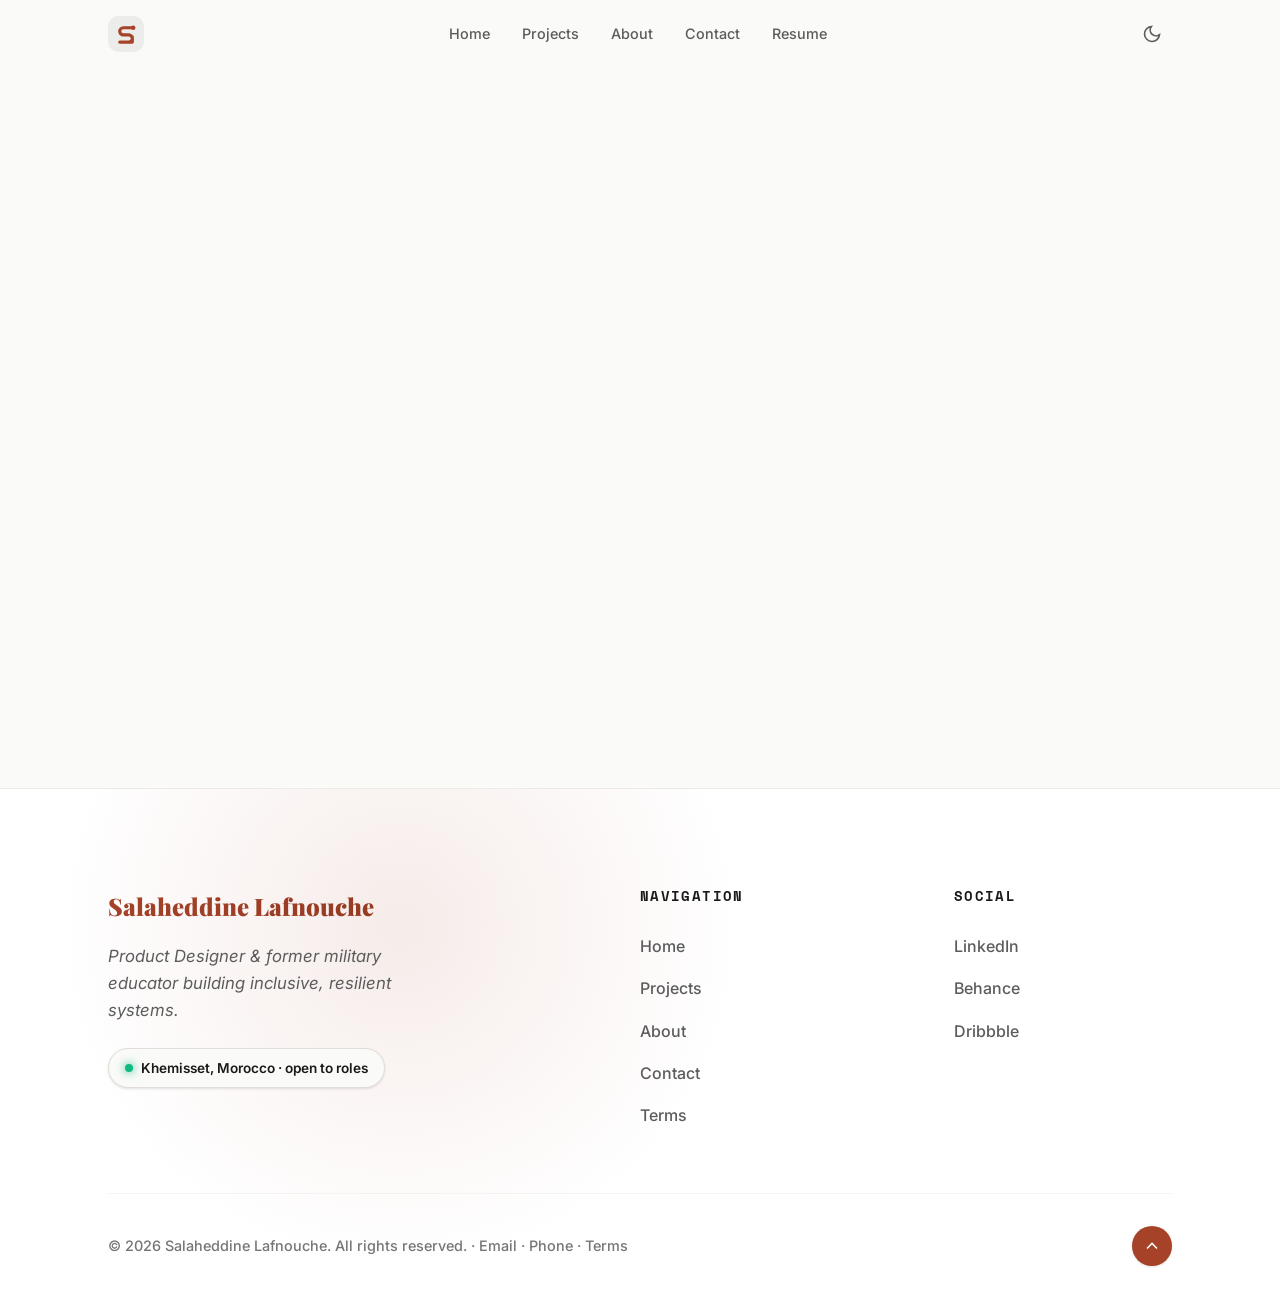
<file: index.html>
<!DOCTYPE html>
<html lang="en" data-theme="light">

<head>
  <meta charset="UTF-8">
  <meta name="viewport" content="width=device-width, initial-scale=1.0">
  <title>Salaheddine Lafnouche — Product Designer</title>
  <link rel="icon" type="image/jpeg" href="/profile.jpg">
  <link rel="canonical" href="https://salaheddinelafnouche.com/">
  <link rel="alternate" type="text/markdown" href="https://salaheddinelafnouche.com/index.md">
  <meta name="description"
    content="Product Designer based in Morocco. I design accessible, user-centred digital experiences. Google UX Design certified.">

  <!-- Open Graph -->
  <meta property="og:url" content="https://salaheddinelafnouche.com/">
  <meta property="og:title" content="Salaheddine Lafnouche — Product Designer">
  <meta property="og:description"
    content="Product Designer based in Morocco. I design accessible, user-centred digital experiences.">
  <meta property="og:type" content="website">
  <meta property="og:image" content="https://salaheddinelafnouche.com/assets/og-image.jpg">

  <script type="application/ld+json">
  {
    "@context": "https://schema.org",
    "@graph": [
      {
        "@type": "Person",
        "@id": "https://salaheddinelafnouche.com/#person",
        "name": "Salaheddine Lafnouche",
        "url": "https://salaheddinelafnouche.com/",
        "image": "https://salaheddinelafnouche.com/profile.jpg",
        "jobTitle": "Product Designer",
        "description": "Product Designer based in Khemisset, Morocco. Designs accessible, user-centred digital experiences for AI and UX ecosystems.",
        "email": "mailto:portfolio@salaheddinelafnouche.com",
        "telephone": "+212629335434",
        "address": {
          "@type": "PostalAddress",
          "addressLocality": "Khemisset",
          "addressCountry": "MA"
        },
        "sameAs": [
          "https://www.linkedin.com/in/salah-eddine-lafnouche-66881525b",
          "https://www.behance.net/salah-elafnouc",
          "https://dribbble.com/salah-elafnouc",
          "https://www.credly.com/badges/aee2e68f-151f-4859-891a-6eafb2865cf8/public_url"
        ],
        "worksFor": { "@id": "https://salaheddinelafnouche.com/#organization" }
      },
      {
        "@type": "Organization",
        "@id": "https://salaheddinelafnouche.com/#organization",
        "name": "Salaheddine Lafnouche — Product Design",
        "url": "https://salaheddinelafnouche.com/",
        "logo": "https://salaheddinelafnouche.com/profile.jpg",
        "email": "portfolio@salaheddinelafnouche.com",
        "telephone": "+212629335434",
        "address": {
          "@type": "PostalAddress",
          "addressLocality": "Khemisset",
          "addressCountry": "MA"
        },
        "founder": { "@id": "https://salaheddinelafnouche.com/#person" },
        "sameAs": [
          "https://www.linkedin.com/in/salah-eddine-lafnouche-66881525b",
          "https://www.behance.net/salah-elafnouc",
          "https://dribbble.com/salah-elafnouc",
          "https://www.credly.com/badges/aee2e68f-151f-4859-891a-6eafb2865cf8/public_url"
        ]
      },
      {
        "@type": "WebSite",
        "@id": "https://salaheddinelafnouche.com/#website",
        "url": "https://salaheddinelafnouche.com/",
        "name": "Salaheddine Lafnouche — Product Designer",
        "description": "Portfolio of Salaheddine Lafnouche, Product Designer based in Morocco.",
        "publisher": { "@id": "https://salaheddinelafnouche.com/#organization" },
        "inLanguage": "en"
      },
      {
        "@type": "WebPage",
        "@id": "https://salaheddinelafnouche.com/#webpage",
        "url": "https://salaheddinelafnouche.com/",
        "name": "Salaheddine Lafnouche — Product Designer",
        "isPartOf": { "@id": "https://salaheddinelafnouche.com/#website" },
        "about": { "@id": "https://salaheddinelafnouche.com/#person" },
        "primaryImageOfPage": "https://salaheddinelafnouche.com/assets/og-image.jpg",
        "description": "Product Designer based in Morocco. Accessible, user-centred digital experiences for AI and UX ecosystems."
      }
    ]
  }
  </script>

  <!-- Prevent FOUC: apply saved theme before paint -->
  <script>
    (function () {
      var saved = localStorage.getItem('portfolio-theme');
      var theme = saved || (window.matchMedia('(prefers-color-scheme: dark)').matches ? 'dark' : 'light');
      document.documentElement.setAttribute('data-theme', theme);
    })();
  </script>

  <link rel="preconnect" href="https://fonts.googleapis.com">
  <link rel="preconnect" href="https://fonts.gstatic.com" crossorigin>
  <link
    href="https://fonts.googleapis.com/css2?family=Playfair+Display:ital,wght@0,700;0,900;1,400;1,700&family=Inter:wght@300;400;500;600;700&family=Space+Mono:wght@400;700&display=swap"
    rel="stylesheet">
  <script type="module" crossorigin src="/assets/index-CXvJI-NO.js"></script>
  <link rel="stylesheet" crossorigin href="/assets/index-DRnWd7I0.css">
</head>

<body>
  <div id="root">
    <!-- Static shell for agents and crawlers without JavaScript; replaced by React on load -->
    <main id="main">
      <header>
        <p><a href="/">Salaheddine Lafnouche</a></p>
        <nav aria-label="Primary">
          <ul>
            <li><a href="/">Home</a></li>
            <li><a href="/projects">Projects</a></li>
            <li><a href="/about">About</a></li>
            <li><a href="/contact">Contact</a></li>
            <li><a href="/terms">Terms</a></li>
          </ul>
        </nav>
      </header>

      <section aria-label="Introduction">
        <h1>Salaheddine Lafnouche — Product Designer</h1>
        <p>
          Product Designer based in Khemisset, Morocco. Crafting seamless,
          <strong>0-to-1 high-converting interfaces</strong> for complex AI and UX ecosystems.
          Google UX Design certified.
        </p>
        <p>
          Key result: <strong>73% first-time user conversion rate</strong> on the YouScent generative AI system.
        </p>
        <p>
          <a href="/projects">View my work</a>
          ·
          <a href="/contact">Get in touch</a>
          ·
          <a href="mailto:portfolio@salaheddinelafnouche.com">portfolio@salaheddinelafnouche.com</a>
          ·
          <a href="tel:+212629335434">+212 629 335 434</a>
        </p>
      </section>

      <section aria-label="Selected work">
        <h2>Case studies</h2>
        <ul>
          <li>
            <a href="/youscent-saas"><strong>YouScent SaaS</strong></a> —
            Lead Product Designer. Two-door compose flow and perfumer marketplace; SUS ≥ 80 usability bar.
          </li>
          <li>
            <a href="/youscent"><strong>YouScent</strong></a> —
            Product Designer. Emotion-led AI fragrance flow; 73% first-generation conversion for first-time users.
          </li>
          <li>
            <a href="/tech4u"><strong>Tech4U</strong></a> —
            Founder &amp; Lead UX. WCAG 2.1 AA adaptive pacing; +40% projected learner retention.
          </li>
        </ul>
      </section>

      <footer>
        <p>
          <a href="/about">About</a>
          ·
          <a href="/contact">Contact</a>
          ·
          <a href="/terms">Terms</a>
          ·
          <a href="/llms.txt">llms.txt</a>
        </p>
        <p>&copy; 2026 Salaheddine Lafnouche. All rights reserved.</p>
      </footer>
    </main>
  </div>
</body>

</html>
</file>
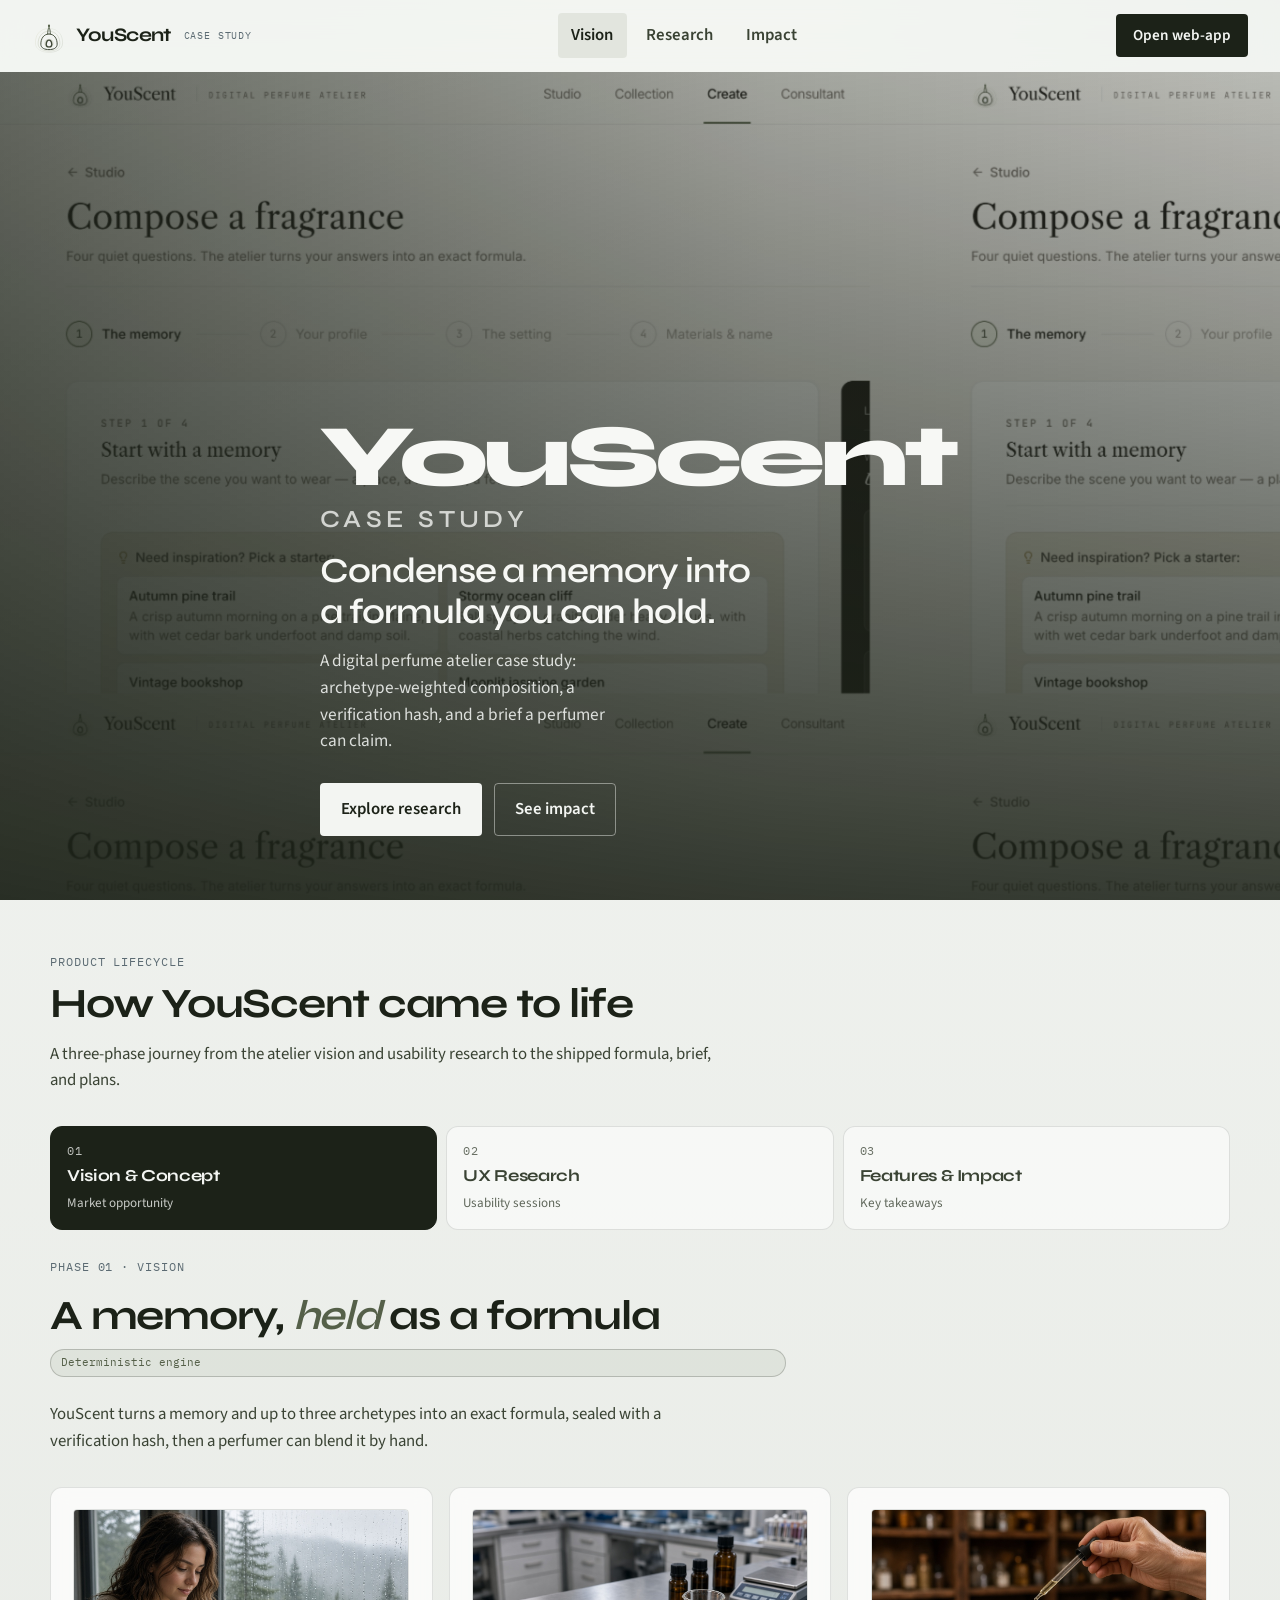
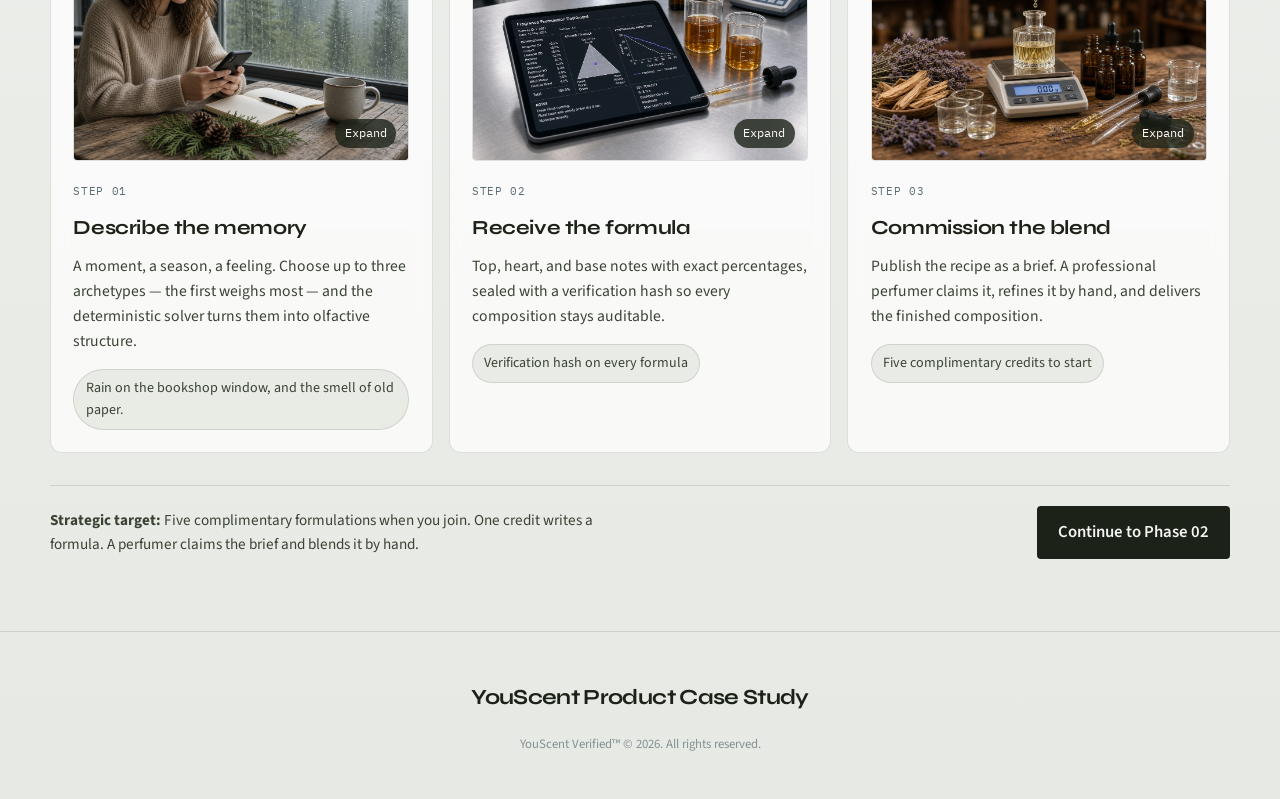
<file: youscent-saas/index.html>
<!DOCTYPE html>
<html lang="en">

<head>
  <meta charset="UTF-8">
  <meta name="viewport" content="width=device-width, initial-scale=1.0">
  <meta http-equiv="Content-Security-Policy"
    content="default-src 'self'; script-src 'self' 'unsafe-inline'; style-src 'self' 'unsafe-inline'; img-src 'self' data:; font-src 'self' data:; connect-src 'self' ws: wss:; base-uri 'self'; form-action 'self'">
  <title>YouScent SaaS — Digital Perfume Atelier Case Study</title>
  <meta name="description"
    content="A product design case study of YouScent, the digital perfume atelier: memory and archetype colors become an exact formula with a verification hash, then a perfumer can claim the brief.">
  <script type="module" crossorigin src="/youscent-saas/assets/index-6ihxSrT4.js"></script>
  <link rel="stylesheet" crossorigin href="/youscent-saas/assets/index-DcRVPmo4.css">
</head>

<body>
  <div id="root"></div>
</body>

</html>
</file>
<file: assets/index-DRnWd7I0.css>
:root{--note-yellow: #FFF9C4;--note-yellow-edge: #C8A800;--note-peach: #FFE4CC;--note-peach-edge: #C07030;--note-sage: #DCEDC8;--note-sage-edge: #5E9E30;--note-sky: #D0E8F8;--note-sky-edge: #2880C0;--note-rose: #FAD9DC;--note-rose-edge: #C04858;--bg: #FAFAF8;--bg-elevated: #FFFFFF;--text: #1A1A1A;--text-secondary: #5C5C5C;--text-muted: #767676;--accent: #A54228;--accent-hover: #8C3721;--accent-light: rgba(165, 66, 40, .1);--surface: #FFFFFF;--surface-raised: #F5F3EF;--border: #E2DDD6;--border-light: #EDE9E3;--font-serif: "Playfair Display", Georgia, serif;--font-sans: "Inter", system-ui, -apple-system, sans-serif;--font-mono: "Space Mono", "Courier New", monospace;--space-xs: .25rem;--space-sm: .5rem;--space-md: 1rem;--space-lg: 1.5rem;--space-xl: 2rem;--space-2xl: 3rem;--space-3xl: 4rem;--space-4xl: 6rem;--container-max: 1160px;--nav-height: 68px;--radius-sm: 6px;--radius-md: 10px;--radius-lg: 16px;--radius-full: 9999px;--transition-fast: .15s ease;--transition-base: .25s ease;--shadow-sm: 0 1px 3px rgba(0, 0, 0, .08), 0 1px 2px rgba(0, 0, 0, .04);--shadow-md: 0 4px 12px rgba(0, 0, 0, .08), 0 2px 4px rgba(0, 0, 0, .04);--shadow-lg: 0 8px 24px rgba(0, 0, 0, .1), 0 4px 8px rgba(0, 0, 0, .04)}[data-theme=dark]{--bg: #0A0A0A;--note-yellow: #252200;--note-yellow-edge: #605400;--note-peach: #281800;--note-peach-edge: #704018;--note-sage: #0A1A04;--note-sage-edge: #284C10;--note-sky: #041420;--note-sky-edge: #104870;--note-rose: #1E0608;--note-rose-edge: #581828;--bg-elevated: #141414;--text: #F2E9DA;--text-secondary: #C8BFB4;--text-muted: #B0A89A;--accent: #BF5439;--accent-hover: #D46F56;--accent-light: rgba(191, 84, 57, .15);--surface: #141414;--surface-raised: #1E1E1E;--border: #2A2A2A;--border-light: #222222;--shadow-sm: 0 1px 3px rgba(0, 0, 0, .3);--shadow-md: 0 4px 12px rgba(0, 0, 0, .3);--shadow-lg: 0 8px 24px rgba(0, 0, 0, .4)}*,*:before,*:after{box-sizing:border-box;margin:0;padding:0}html{scroll-behavior:smooth;-webkit-text-size-adjust:100%}body{font-family:var(--font-sans);font-size:clamp(1rem,1.1vw,1.0625rem);line-height:1.65;color:var(--text);background-color:var(--bg);transition:background-color var(--transition-base),color var(--transition-base);-webkit-font-smoothing:antialiased;-moz-osx-font-smoothing:grayscale}img,video,picture{display:block;max-width:100%;height:auto}ul,ol{list-style:none}a{color:inherit;text-decoration:none}button{cursor:pointer;border:none;background:none;font-family:inherit}.skip-link{position:absolute;top:-100%;left:var(--space-md);z-index:9999;padding:var(--space-sm) var(--space-md);background:var(--accent);color:#fff;font-size:.875rem;font-weight:600;border-radius:var(--radius-sm);text-decoration:none;transition:top var(--transition-fast)}.skip-link:focus{top:var(--space-md)}.sr-only{position:absolute;width:1px;height:1px;padding:0;margin:-1px;overflow:hidden;clip:rect(0,0,0,0);white-space:nowrap;border:0}:focus-visible{outline:3px solid var(--accent);outline-offset:3px;border-radius:var(--radius-sm)}:focus:not(:focus-visible){outline:none}@media(prefers-reduced-motion:reduce){*,*:before,*:after{animation-duration:.01ms!important;animation-iteration-count:1!important;transition-duration:.01ms!important;scroll-behavior:auto!important}}.container{width:100%;max-width:var(--container-max);margin-inline:auto;padding-inline:var(--space-lg)}.section{padding-block:var(--space-3xl)}@media(min-width:768px){.section{padding-block:var(--space-4xl)}.container{padding-inline:var(--space-2xl)}}h1,h2,h3,h4{font-family:var(--font-serif);line-height:1.15;color:var(--text);font-weight:700}h1{font-size:clamp(2.25rem,5vw,3.75rem)}h2{font-size:clamp(1.75rem,3.5vw,2.5rem)}h3{font-size:clamp(1.25rem,2vw,1.5rem)}h4{font-size:clamp(1rem,1.5vw,1.125rem)}p{color:var(--text-secondary);font-size:clamp(.9375rem,1.1vw,1rem);line-height:1.75;max-width:68ch}.section-label{font-family:var(--font-mono);font-size:.75rem;letter-spacing:.12em;text-transform:uppercase;color:var(--accent);margin-bottom:var(--space-sm);max-width:none}.section-header{margin-bottom:var(--space-2xl)}.section-title{margin-bottom:var(--space-md)}.section-desc{max-width:56ch}.site-header{position:sticky;top:0;z-index:100;background:transparent;border-bottom:1px solid transparent;height:var(--nav-height);display:flex;align-items:center;transition:background-color .3s ease,border-color .3s ease,box-shadow .3s ease,backdrop-filter .3s ease}body.is-scrolled .site-header{background:color-mix(in srgb,var(--bg) 85%,transparent);border-bottom:1px solid var(--border-light);backdrop-filter:blur(12px);-webkit-backdrop-filter:blur(12px);box-shadow:0 4px 12px #0000000d}.nav{display:flex;align-items:center;justify-content:space-between;width:100%;max-width:var(--container-max);margin-inline:auto;padding-inline:var(--space-lg)}@media(min-width:768px){.nav{padding-inline:var(--space-2xl)}}.nav-logo{display:flex;align-items:center;gap:10px;font-family:var(--font-mono);font-size:1.15rem;font-weight:800;color:var(--text);letter-spacing:-.02em;flex-shrink:0;text-decoration:none;transition:color .3s ease}.nav-logo svg{transition:transform .5s cubic-bezier(.16,1,.3,1)}.nav-logo:hover svg{transform:scale(1.08) rotate(4deg)}.nav-logo svg rect{transition:fill-opacity .3s ease}.nav-logo:hover svg rect{fill-opacity:.12}.nav-links{display:flex;flex-direction:column;position:fixed;top:var(--nav-height);left:0;right:0;background:var(--bg);border-bottom:1px solid var(--border);padding:var(--space-lg) var(--space-xl) var(--space-xl);gap:var(--space-sm);z-index:99;max-height:calc(100dvh - var(--nav-height));overflow-y:auto;transform:translateY(-100%);opacity:0;pointer-events:none;transition:transform .25s ease,opacity .25s ease}@media(min-width:768px){.nav-links{flex-direction:row;position:static;background:transparent;border-bottom:none;padding:0;gap:var(--space-xl);max-height:none;overflow-y:visible;transform:none;opacity:1;pointer-events:auto}}.nav-link{font-size:.9rem;font-weight:500;color:var(--text-secondary);transition:color var(--transition-fast);position:relative;padding-block:var(--space-xs)}.nav-link:after{content:"";position:absolute;bottom:-2px;left:0;width:0;height:2px;background:var(--accent);border-radius:var(--radius-full);transition:width var(--transition-base)}.nav-link:hover{color:var(--text)}.nav-link:hover:after,.nav-link.active:after{width:100%}.nav-link.active{color:var(--text);font-weight:600}.nav-actions{display:flex;align-items:center;gap:var(--space-sm)}.theme-toggle{display:flex;align-items:center;justify-content:center;width:40px;height:40px;border-radius:var(--radius-full);color:var(--text-secondary);transition:background-color var(--transition-fast),color var(--transition-fast)}.theme-toggle:hover{background:var(--surface-raised);color:var(--text)}.hamburger{display:flex;flex-direction:column;justify-content:center;gap:5px;width:40px;height:40px;border-radius:var(--radius-sm);color:var(--text-secondary);transition:background-color var(--transition-fast);padding:var(--space-sm)}.hamburger:hover{background:var(--surface-raised)}.hamburger-line{display:block;width:100%;height:2px;background:currentColor;border-radius:var(--radius-full);transition:transform var(--transition-base),opacity var(--transition-fast)}@media(min-width:768px){.hamburger{display:none}}body.nav-open{overflow:hidden}.nav-open .nav-links{transform:translateY(0);opacity:1;pointer-events:auto}.nav-open .nav-link{font-size:1.1rem;padding-block:.75rem;display:block}.nav-open .hamburger-line:nth-child(1){transform:translateY(7px) rotate(45deg)}.nav-open .hamburger-line:nth-child(2){opacity:0}.nav-open .hamburger-line:nth-child(3){transform:translateY(-7px) rotate(-45deg)}.btn-primary{display:inline-flex;align-items:center;gap:var(--space-sm);padding:.75rem 1.5rem;background:var(--accent);color:#fff;font-family:var(--font-sans);font-size:.9375rem;font-weight:600;border-radius:var(--radius-full);border:2px solid var(--accent);transition:background-color var(--transition-fast),border-color var(--transition-fast),transform var(--transition-fast),box-shadow var(--transition-fast);min-height:44px;text-decoration:none;cursor:pointer}.btn-primary:hover{background:var(--accent-hover);border-color:var(--accent-hover);transform:translateY(-1px);box-shadow:var(--shadow-md)}.btn-primary:active{transform:translateY(0);box-shadow:none}.btn-primary.btn-large{padding:1rem 2rem;font-size:1rem}.btn-secondary{display:inline-flex;align-items:center;gap:var(--space-sm);padding:.75rem 1.5rem;background:transparent;color:var(--text);font-family:var(--font-sans);font-size:.9375rem;font-weight:600;border-radius:var(--radius-full);border:2px solid var(--border);transition:border-color var(--transition-fast),color var(--transition-fast);min-height:44px;text-decoration:none;position:relative;overflow:hidden;z-index:1}.btn-secondary:before{content:"";position:absolute;top:0;right:0;bottom:0;left:0;background:var(--accent-light);transform:scaleX(0);transform-origin:left;transition:transform var(--transition-base);z-index:-1}.btn-secondary:hover{border-color:var(--accent)}.btn-secondary:hover:before{transform:scaleX(1)}.hero-mystical{position:relative;min-height:100vh;min-height:100dvh;display:flex;align-items:center;justify-content:center;overflow:hidden;color:var(--text);margin-top:calc(-1 * var(--nav-height));padding-top:calc(var(--nav-height) + 2rem);padding-bottom:3rem;background:var(--bg)}.hero-mystical:before{content:"";position:absolute;top:0;right:0;bottom:0;left:0;background-image:radial-gradient(circle at 50% 40%,color-mix(in srgb,var(--accent) 8%,transparent) 0%,transparent 65%),linear-gradient(to right,color-mix(in srgb,var(--border) 15%,transparent) 1px,transparent 1px),linear-gradient(to bottom,color-mix(in srgb,var(--border) 15%,transparent) 1px,transparent 1px);background-size:100% 100%,48px 48px,48px 48px;opacity:.45;pointer-events:none;z-index:0}.hero-bg-mystical{position:absolute;top:0;right:0;bottom:0;left:0;z-index:0;overflow:hidden;pointer-events:none;opacity:.85}#particles-canvas{position:fixed;top:0;left:0;width:100vw;height:100vh;opacity:.85;pointer-events:none;z-index:0}.mystical-glow{position:absolute;width:60vw;height:60vw;min-width:600px;min-height:600px;background:radial-gradient(circle,#6a4c9314,#fff0 70%);top:50%;left:50%;transform:translate(-50%,-50%);border-radius:50%;pointer-events:none;animation:pulse-glow 8s ease-in-out infinite alternate}.hero-mystical-inner{position:relative;z-index:1;text-align:center;width:100%}.hero-content{width:100%;max-width:100%;margin:0 auto;padding:3.5rem 3rem;background:color-mix(in srgb,var(--surface) 8%,transparent);border:1px solid color-mix(in srgb,var(--border) 35%,transparent);backdrop-filter:blur(20px) saturate(180%);-webkit-backdrop-filter:blur(20px) saturate(180%);border-radius:28px;box-shadow:0 20px 60px -15px #0000002e,inset 0 1px 1px #ffffff29,inset 0 -1px 1px #0000000d;position:relative;overflow:hidden;transition:border-color .4s ease,box-shadow .4s ease,transform .4s cubic-bezier(.16,1,.3,1);opacity:0;transform:translateY(20px);animation:mystical-fade-up 1.2s cubic-bezier(.16,1,.3,1) .15s forwards}.hero-glass-card{width:100%;max-width:1100px;margin:0 auto;padding:4rem 3.5rem;background:linear-gradient(135deg,color-mix(in srgb,var(--surface) 18%,transparent),color-mix(in srgb,var(--surface) 6%,transparent));border:1px solid color-mix(in srgb,var(--border) 40%,transparent);backdrop-filter:blur(32px) saturate(190%);-webkit-backdrop-filter:blur(32px) saturate(190%);border-radius:36px;box-shadow:0 30px 90px -20px #00000047,inset 0 1.5px 1.5px #fff3,inset 0 -1.5px 1.5px #0000001a;position:relative;overflow:hidden;transition:border-color .4s ease,box-shadow .4s ease,transform .4s cubic-bezier(.16,1,.3,1);opacity:0;transform:translateY(24px);animation:mystical-fade-up 1.2s cubic-bezier(.16,1,.3,1) .15s forwards}.glass-light-reflection{position:absolute;top:-80%;right:-30%;width:700px;height:700px;background:radial-gradient(circle at 50% 50%,color-mix(in srgb,var(--accent) 15%,transparent) 0%,rgba(255,255,255,.04) 40%,transparent 70%);pointer-events:none;z-index:0;animation:pulse-glow 10s ease-in-out infinite alternate}.hero-glass-card:hover{border-color:color-mix(in srgb,var(--accent) 55%,transparent);box-shadow:0 40px 110px -20px #00000059,0 0 60px color-mix(in srgb,var(--accent) 20%,transparent),inset 0 2px 2px #ffffff4d}.glass-pill-badge{display:inline-flex;align-items:center;gap:10px;padding:8px 22px;border-radius:var(--radius-full);background:color-mix(in srgb,var(--surface) 25%,transparent);border:1px solid color-mix(in srgb,var(--accent) 40%,transparent);-webkit-backdrop-filter:blur(16px);backdrop-filter:blur(16px);font-family:var(--font-mono);font-size:.78rem;text-transform:uppercase;letter-spacing:.08em;color:var(--accent);margin-bottom:2rem;opacity:0;transform:translateY(10px);animation:mystical-fade-up 1s ease .25s forwards;box-shadow:inset 0 1px 1px #ffffff26}.glass-badge-dot{width:7px;height:7px;border-radius:50%;background:var(--accent);box-shadow:0 0 10px var(--accent);animation:pulse-dot 2s infinite ease-in-out}.glass-stat-card{background:linear-gradient(135deg,color-mix(in srgb,var(--surface) 30%,transparent),color-mix(in srgb,var(--surface) 10%,transparent))!important;border:1px solid color-mix(in srgb,var(--accent) 35%,transparent)!important;-webkit-backdrop-filter:blur(20px)!important;backdrop-filter:blur(20px)!important;box-shadow:inset 0 1px 1px #fff3,0 12px 32px #0000001a!important}.glass-btn-primary{-webkit-backdrop-filter:blur(12px);backdrop-filter:blur(12px);box-shadow:inset 0 1px 1px #ffffff4d,0 10px 30px #a5422840!important}.glass-btn-ghost{background:color-mix(in srgb,var(--surface) 15%,transparent)!important;-webkit-backdrop-filter:blur(16px)!important;backdrop-filter:blur(16px)!important;border-color:color-mix(in srgb,var(--border) 40%,transparent)!important;box-shadow:inset 0 1px 1px #ffffff26!important}.hero-content:before{content:"";position:absolute;top:-50%;left:-50%;width:200%;height:200%;background:radial-gradient(circle at 50% 0%,color-mix(in srgb,var(--accent) 10%,transparent) 0%,transparent 55%);pointer-events:none;z-index:0}.hero-content:hover{border-color:color-mix(in srgb,var(--accent) 40%,transparent);box-shadow:0 36px 90px -20px #00000040,0 0 50px color-mix(in srgb,var(--accent) 15%,transparent),inset 0 1px 1px #ffffff38}.hero-layout-tag{display:inline-flex;align-items:center;gap:8px;padding:6px 18px;border-radius:var(--radius-full);background:color-mix(in srgb,var(--accent) 12%,transparent);border:1px solid color-mix(in srgb,var(--accent) 30%,transparent);font-family:var(--font-mono);font-size:.75rem;text-transform:uppercase;letter-spacing:.08em;color:var(--accent);margin-bottom:1.5rem;opacity:0;transform:translateY(10px);animation:mystical-fade-up 1s ease .3s forwards}.hero-layout-dot{width:6px;height:6px;border-radius:50%;background:var(--accent);box-shadow:0 0 8px var(--accent);animation:pulse-dot 2s infinite ease-in-out}.hero-title-editorial{font-family:"Playfair Display",var(--font-serif);font-size:clamp(1.85rem,5.2vw,3.4rem);font-weight:900;line-height:1.12;letter-spacing:-.03em;color:var(--text);margin-bottom:1.5rem;text-align:center;max-width:22ch;margin-left:auto;margin-right:auto;opacity:0;transform:translateY(20px);animation:mystical-fade-up 1.2s ease .3s forwards}.hero-sub-editorial{font-size:clamp(1.15rem,2.2vw,1.35rem);max-width:650px;margin:0 auto 2rem;line-height:1.65;color:var(--text);opacity:.85;font-weight:400;text-align:center;transform:translateY(15px);animation:mystical-fade-up 1.2s ease .5s forwards}.hero-sub-editorial strong{color:var(--text);font-weight:700}.hero-stat-card{display:inline-flex;align-items:center;gap:20px;padding:16px 28px;border-radius:20px;margin-bottom:2.5rem;background:color-mix(in srgb,var(--surface) 60%,transparent);border:1px solid var(--border);backdrop-filter:blur(16px);-webkit-backdrop-filter:blur(16px);box-shadow:0 12px 32px #00000014;transition:transform .4s cubic-bezier(.16,1,.3,1),border-color .3s ease,box-shadow .4s ease;text-align:left;flex-wrap:wrap;justify-content:center;opacity:0;transform:translateY(15px);animation:mystical-fade-up 1.2s ease .7s forwards;cursor:default}.hero-stat-card:hover{transform:translateY(-4px) scale(1.02);border-color:var(--accent);box-shadow:0 20px 40px #a5422826}.hero-stat-icon{display:flex;align-items:center;justify-content:center}.hero-stat-dot{width:10px;height:10px;border-radius:50%;background:var(--accent);display:inline-block;box-shadow:0 0 12px var(--accent);animation:pulse-dot 2s cubic-bezier(.4,0,.6,1) infinite}@keyframes pulse-dot{0%,to{opacity:1;transform:scale(1)}50%{opacity:.4;transform:scale(.85)}}.hero-stat-number{font-family:var(--font-mono);font-size:clamp(2.2rem,4vw,2.8rem);font-weight:900;color:var(--accent);line-height:1;letter-spacing:-.04em}.hero-stat-details{display:flex;flex-direction:column;gap:4px}.hero-stat-details strong{font-size:.95rem;font-weight:700;color:var(--text);line-height:1.2}.hero-stat-details span{font-family:var(--font-mono);font-size:.75rem;text-transform:uppercase;letter-spacing:.05em;color:var(--text);opacity:.6}.hero-role-editorial{font-family:var(--font-mono);font-size:.875rem;text-transform:uppercase;letter-spacing:.05em;color:var(--text);opacity:.6;margin-bottom:2.5rem;text-align:center;transform:translateY(15px);animation:mystical-fade-up 1.2s ease .9s forwards}.hero-mystical-actions{display:flex;gap:var(--space-md);flex-wrap:wrap;justify-content:center;opacity:0;transform:translateY(15px);animation:mystical-fade-up 1.5s ease 1.1s forwards}.btn-ghost-mystical{display:inline-flex;align-items:center;gap:.5rem;padding:.875rem 2rem;background:transparent;color:var(--text);font-family:var(--font-sans);font-weight:600;border-radius:var(--radius-full);border:1px solid var(--border);text-decoration:none;transition:border-color .3s,background .3s,transform .3s;min-height:52px;position:relative;overflow:hidden;z-index:1}.btn-ghost-mystical:before{content:"";position:absolute;top:0;right:0;bottom:0;left:0;background:var(--surface-raised);transform:scaleX(0);transform-origin:left;transition:transform var(--transition-base);z-index:-1}.btn-ghost-mystical:hover{border-color:var(--accent);transform:translateY(-2px);box-shadow:0 4px 12px #0000000d}.btn-ghost-mystical:hover:before{transform:scaleX(1)}@media(max-width:600px){.hero-mystical{min-height:520px}.hero-mystical-sub{margin-bottom:var(--space-xl)}}.scroll-indicator{position:absolute;bottom:var(--space-md);left:0;width:100%;display:flex;flex-direction:column;align-items:center;opacity:0;animation:mystical-fade-up 1s ease 2s forwards;color:var(--text-muted);transition:color var(--transition-fast);z-index:2}.scroll-indicator:hover{color:var(--text)}.scroll-mouse{width:22px;height:38px;border:1.5px solid currentColor;border-radius:20px;position:relative}.scroll-wheel{width:3px;height:6px;background:currentColor;border-radius:2px;position:absolute;top:6px;left:50%;transform:translate(-50%);animation:scroll-bounce 2s infinite ease-in-out}@keyframes mystical-fade-up{0%{opacity:0;transform:translateY(20px);filter:blur(4px)}to{opacity:1;transform:translateY(0);filter:blur(0)}}@keyframes pulse-glow{0%{transform:translate(-50%,-50%) scale(1);opacity:.6}to{transform:translate(-50%,-50%) scale(1.2);opacity:1}}@keyframes shimmer-text{0%{background-position:-100% 0}to{background-position:200% 0}}@keyframes scroll-bounce{0%,to{transform:translate(-50%);opacity:1}50%{transform:translate(-50%,10px);opacity:0}}body:has(.hero-mystical):not(.is-scrolled) .nav-link{color:var(--text-secondary)!important}body:has(.hero-mystical):not(.is-scrolled) .nav-link:hover{color:var(--accent)!important}body:has(.hero-mystical):not(.is-scrolled) .nav-link.active{color:var(--text)!important}body:has(.hero-mystical):not(.is-scrolled) .nav-logo{color:var(--accent)!important}body:has(.hero-mystical):not(.is-scrolled) .theme-toggle{color:var(--text-secondary)!important}body:has(.hero-mystical):not(.is-scrolled) .theme-toggle:hover{background:var(--surface-raised)!important;color:var(--text)!important}body:has(.hero-mystical):not(.is-scrolled) .hamburger{color:var(--text-secondary)!important}body:has(.hero-mystical):not(.is-scrolled) .hamburger:hover{background:var(--surface-raised)!important;color:var(--text)!important}@media(prefers-reduced-motion:reduce){.hero-mystical-label,.hero-mystical-name,.hero-mystical-sub,.hero-mystical-actions,.scroll-indicator{animation:none;opacity:1;transform:none;filter:none}.mystical-glow,.scroll-wheel,.hero-mystical-name:hover:before{animation:none}}.cta-section{background:var(--surface-raised);border-top:1px solid var(--border-light)}.cta-inner{max-width:760px;margin-inline:auto;text-align:center}.cta-title{margin-bottom:var(--space-md)}.cta-desc{margin-bottom:var(--space-xl);margin-inline:auto;max-width:55ch}.contact-form-wrapper{max-width:680px;margin:0 auto var(--space-xl);text-align:left;background:color-mix(in srgb,var(--surface) 65%,transparent);border:1px solid var(--border);border-radius:24px;padding:36px 40px;box-shadow:0 16px 40px #0000000f;backdrop-filter:blur(16px);-webkit-backdrop-filter:blur(16px)}.contact-form{display:flex;flex-direction:column;gap:24px}.form-row{display:grid;grid-template-columns:1fr 1fr;gap:20px}@media(max-width:600px){.contact-form-wrapper{padding:24px 20px}.form-row{grid-template-columns:1fr}}.form-group{display:flex;flex-direction:column;gap:8px}.form-label{font-family:var(--font-mono);font-size:.8rem;font-weight:700;text-transform:uppercase;letter-spacing:.05em;color:var(--text)}.form-input,.form-textarea{width:100%;font-family:var(--font-sans);font-size:1rem;color:var(--text);background:var(--surface);border:1px solid var(--border);border-radius:12px;padding:14px 16px;transition:border-color .3s ease,box-shadow .3s ease,background .3s ease;outline:none}.form-input::placeholder,.form-textarea::placeholder{color:var(--text);opacity:.4}.form-input:focus,.form-textarea:focus{border-color:var(--accent);background:var(--surface-raised);box-shadow:0 0 0 3px #a5422826}.scope-picker{display:flex;flex-direction:column;margin-top:4px}.scope-picker-trigger{width:100%;display:flex;align-items:center;justify-content:space-between;padding:14px 18px;background:var(--surface);border:1px solid var(--border);border-radius:14px;color:var(--text);font-family:var(--font-sans);font-size:.95rem;font-weight:600;cursor:pointer;transition:all .25s cubic-bezier(.16,1,.3,1);text-align:left}.scope-picker-trigger:hover{border-color:var(--accent);background:var(--surface-raised);box-shadow:0 4px 14px #0000001a}.scope-picker-trigger.is-active,.scope-picker-trigger[aria-expanded=true]{border-color:var(--accent);background:color-mix(in srgb,var(--accent) 8%,var(--surface));box-shadow:0 0 0 3px #a5422826}.scope-picker-label{display:flex;align-items:center;gap:10px;overflow:hidden;text-overflow:ellipsis;white-space:nowrap}.scope-picker-icon{display:inline-flex;align-items:center;justify-content:center;width:28px;height:28px;background:color-mix(in srgb,var(--accent) 15%,transparent);color:var(--accent);border-radius:6px;font-size:.85rem;font-weight:700}.scope-picker-text{font-weight:600;color:var(--text)}.scope-picker-text.has-selection{color:var(--accent);font-weight:700}.scope-picker-arrow{font-size:1rem;color:var(--text);opacity:.5;transition:transform .3s cubic-bezier(.16,1,.3,1)}.scope-picker-trigger[aria-expanded=true] .scope-picker-arrow{transform:rotate(180deg);color:var(--accent);opacity:1}.scope-picker-content{max-height:0;opacity:0;overflow:hidden;transition:max-height .45s cubic-bezier(.16,1,.3,1),opacity .3s ease,margin-top .3s ease;margin-top:0}.scope-picker-content.is-open{max-height:900px;opacity:1;margin-top:8px}.scope-picker-inner{padding-top:2px;padding-bottom:2px}.scope-matrix{display:grid;grid-template-columns:repeat(auto-fit,minmax(210px,1fr));gap:12px;margin-top:6px}@media(max-width:600px){.scope-matrix{grid-template-columns:1fr}}.scope-card{position:relative;cursor:pointer;-webkit-user-select:none;user-select:none}.scope-card input[type=checkbox]{position:absolute;opacity:0;width:0;height:0}.scope-card-inner{display:flex;flex-direction:column;gap:6px;padding:14px 16px;background:var(--surface);border:1px solid var(--border);border-radius:14px;transition:all .25s cubic-bezier(.16,1,.3,1);height:100%}.scope-card:hover .scope-card-inner{border-color:var(--accent);transform:translateY(-2px);box-shadow:0 8px 20px #a542281f}.scope-card:hover .scope-icon{transform:scale(1.08)}.scope-card-header{display:flex;align-items:center;justify-content:space-between;margin-bottom:2px}.scope-icon{font-size:1.15rem;display:inline-flex;align-items:center;justify-content:center;width:34px;height:34px;background:color-mix(in srgb,var(--surface-raised) 80%,transparent);border-radius:8px;border:1px solid var(--border-light);transition:transform .3s cubic-bezier(.16,1,.3,1),background .3s ease}.scope-check{width:20px;height:20px;border-radius:5px;background:transparent;border:2px solid var(--border-light);color:#fff;opacity:.8;display:flex;align-items:center;justify-content:center;font-size:.85rem;font-weight:900;transition:all .25s cubic-bezier(.16,1,.3,1)}.scope-check:after{content:""}.scope-card:hover .scope-check{border-color:var(--accent);opacity:1}.scope-card input[type=checkbox]:checked+.scope-card-inner{background:color-mix(in srgb,var(--accent) 12%,var(--surface));border-color:var(--accent);box-shadow:0 10px 25px #a5422838;transform:translateY(-2px)}.scope-card input[type=checkbox]:checked+.scope-card-inner .scope-icon{background:var(--accent);color:#fff;transform:scale(1.1) rotate(-6deg);border-color:transparent}.scope-card input[type=checkbox]:checked+.scope-card-inner .scope-check{background:var(--accent);border-color:var(--accent);color:#fff;opacity:1;transform:scale(1.08)}.scope-card input[type=checkbox]:checked+.scope-card-inner .scope-check:after{content:"✓"}.scope-title{font-family:var(--font-sans);font-size:.9rem;font-weight:700;color:var(--text);line-height:1.2}.scope-desc{font-size:.75rem;color:var(--text);opacity:.65;line-height:1.35}.scope-meter{margin-top:16px;padding:14px 18px;background:color-mix(in srgb,var(--surface-raised) 60%,transparent);border:1px dashed var(--border-light);border-radius:12px;display:flex;flex-direction:column;gap:10px;transition:all .3s ease}.scope-meter-header{display:flex;align-items:center;justify-content:space-between;font-size:.8rem;font-weight:600;color:var(--text)}.scope-meter-title{display:flex;align-items:center;gap:6px;color:var(--accent);font-weight:700;text-transform:uppercase;letter-spacing:.05em;font-size:.75rem}.scope-meter-time{background:var(--surface);padding:4px 10px;border-radius:999px;border:1px solid var(--border);font-size:.75rem;font-weight:700}.scope-meter-bar{width:100%;height:6px;background:var(--border);border-radius:999px;overflow:hidden;position:relative}.scope-meter-fill{height:100%;background:linear-gradient(90deg,var(--accent),#ff7a50);border-radius:999px;width:25%;transition:width .4s cubic-bezier(.16,1,.3,1);box-shadow:0 0 10px #a5422899}.scope-meter-desc{font-size:.8rem;color:var(--text);opacity:.8;line-height:1.4;margin:0}.scope-assessment-summary{display:flex;flex-direction:column;gap:8px;padding:10px 14px;border-radius:10px;background:color-mix(in srgb,var(--surface) 60%,transparent);border:1px solid color-mix(in srgb,var(--border) 40%,transparent)}.assessment-meta{display:flex;justify-content:space-between;align-items:center;font-size:.75rem;font-family:var(--font-mono);color:var(--text)}.assessment-meta strong{color:var(--accent)}.assessment-deliverable-list{display:flex;flex-wrap:wrap;gap:6px 12px;list-style:none;padding:0;margin:4px 0 0}.assessment-deliverable-item{display:inline-flex;align-items:center;gap:6px;font-size:.78rem;font-weight:600;color:var(--text)}.deliverable-check{color:var(--accent);font-weight:800;font-size:.82rem}.form-textarea{resize:vertical;min-height:120px}.form-footer{display:flex;align-items:center;justify-content:space-between;flex-wrap:wrap;gap:16px;margin-top:8px}.btn-submit{display:inline-flex;align-items:center;gap:10px;cursor:pointer;border:none}.btn-submit .btn-icon{transition:transform .3s cubic-bezier(.16,1,.3,1)}.btn-submit:hover .btn-icon{transform:translate(4px)}.btn-submit.is-sending{opacity:.75;cursor:wait}.btn-submit.is-success{background:#2e7d32!important;color:#fff!important}.form-status{font-family:var(--font-mono);font-size:.85rem;font-weight:700}.form-status.success{color:#2e7d32}.form-status.error{color:#d32f2f}.cta-actions{display:flex;justify-content:center;margin-bottom:var(--space-md)}.cta-email-fallback{font-size:.875rem;color:var(--text-muted);max-width:none}.cta-email-fallback strong{color:var(--text-secondary);-webkit-user-select:all;user-select:all}.projects-grid{display:flex;flex-direction:column;gap:var(--space-3xl);position:relative;z-index:1}.project-card{--mx: 0px;--my: 0px;border:none;border-bottom:1px solid var(--border-light);border-radius:0;background:transparent;box-shadow:none;padding-bottom:var(--space-3xl);transition:border-color var(--transition-base);position:relative}.project-card:last-child{border-bottom:none;padding-bottom:0}.project-card:hover,.project-card:focus-within{border-color:var(--border)}.project-card-inner{display:flex;flex-direction:column;gap:var(--space-lg)}@media(min-width:860px){.project-card-inner{display:grid;grid-template-columns:62% 38%;gap:var(--space-2xl);align-items:center}.project-card:nth-child(2n) .project-card-inner{grid-template-columns:38% 62%}.project-card:nth-child(2n) .project-thumb{order:2}.project-card:nth-child(2n) .project-info{order:1}}.project-thumb{position:relative;aspect-ratio:16 / 10;overflow:hidden;background:var(--surface-raised);border-radius:var(--radius-md)}.project-thumb-link{display:block;width:100%;height:100%;position:relative}.project-thumb img{width:100%;height:100%;object-fit:cover;object-position:center top;opacity:0;transition:transform .6s cubic-bezier(.2,0,.2,1),opacity .4s ease;transform:translate(var(--mx),var(--my)) scale(1.02)}.project-thumb img.is-loaded{opacity:1}.project-card:hover .project-thumb img{transform:translate(var(--mx),var(--my)) scale(1.06)}.project-thumb-fallback{position:absolute;top:0;right:0;bottom:0;left:0;display:none;align-items:center;justify-content:center;background:var(--surface-raised)}.project-thumb.thumb-fallback .project-thumb-fallback{display:flex}.project-thumb.thumb-fallback .project-thumb-link{display:none}.thumb-initials{font-family:var(--font-mono);font-size:2rem;font-weight:700;color:var(--text-muted);letter-spacing:.08em}.project-info{padding:0;display:flex;flex-direction:column;justify-content:center;gap:var(--space-md)}.project-header-meta{display:flex;align-items:baseline;gap:var(--space-sm);flex-wrap:wrap;margin-bottom:0}.project-num{font-family:var(--font-mono);font-size:.85rem;font-weight:700;color:var(--accent);line-height:1;letter-spacing:.04em}.project-meta{display:flex;align-items:center;gap:var(--space-sm);margin-left:auto;font-family:var(--font-mono);font-size:.68rem;color:var(--text-muted)}.project-role:after{content:"·";margin-left:var(--space-sm);color:var(--border)}.project-title{font-family:var(--font-serif);font-size:clamp(1.6rem,2.4vw,2.15rem);font-weight:700;line-height:1.15;margin-bottom:0;letter-spacing:-.02em}.project-title a{color:var(--text);transition:color var(--transition-fast)}.project-title a:hover{color:var(--accent)}.project-subtitle{font-family:var(--font-serif);font-style:italic;font-size:1.02rem;color:var(--accent);margin-bottom:var(--space-md);line-height:1.4}.project-desc{font-size:.98rem;line-height:1.6;color:var(--text-secondary);margin-bottom:0;max-width:38ch}.project-metric{display:flex;flex-direction:column;gap:.15rem;padding:var(--space-sm) 0;border-top:1px solid var(--border-light);border-bottom:1px solid var(--border-light)}.project-metric-value{font-family:var(--font-mono);font-size:clamp(1.75rem,2.5vw,2.25rem);font-weight:700;color:var(--accent);line-height:1.1;letter-spacing:-.03em}.project-metric-label{font-family:var(--font-mono);font-size:.7rem;text-transform:uppercase;letter-spacing:.08em;color:var(--text-muted)}.project-highlights{display:flex;flex-direction:column;gap:var(--space-xs);padding:var(--space-md);background:var(--surface-raised);border-radius:var(--radius-md);border-left:3px solid var(--accent);margin-bottom:var(--space-lg);font-size:.85rem}.highlight-item{line-height:1.5;color:var(--text-secondary)}.highlight-label{font-weight:700;color:var(--text)}.project-tags{display:flex;flex-wrap:wrap;gap:.35rem;margin-bottom:0}.project-actions{display:flex;align-items:center;gap:var(--space-md);flex-wrap:wrap;margin-top:var(--space-xs)}.project-primary-btn{display:inline-flex;align-items:center;gap:var(--space-xs);padding:.55rem 1.1rem;background:var(--accent);color:#fff;border-radius:var(--radius-md);font-family:var(--font-mono);font-size:.75rem;font-weight:700;letter-spacing:.02em;transition:background var(--transition-fast),transform var(--transition-fast)}.project-primary-btn:hover{background:var(--accent-hover);transform:translateY(-1px);color:#fff}.project-primary-btn svg{transition:transform var(--transition-fast)}.project-primary-btn:hover svg{transform:translate(4px)}.project-quickview-btn{display:inline-flex;align-items:center;gap:var(--space-xs);padding:.35rem 0;background:transparent;border:none;border-bottom:1px solid transparent;color:var(--text-secondary);border-radius:0;font-family:var(--font-mono);font-size:.75rem;font-weight:600;cursor:pointer;transition:color var(--transition-fast),border-color var(--transition-fast)}.project-quickview-btn:hover{background:transparent;border-color:var(--accent);color:var(--accent)}@media(prefers-reduced-motion:reduce){.project-thumb img,.project-card:hover .project-thumb img,.project-primary-btn,.project-primary-btn svg{transition:none}.project-card:hover .project-thumb img,.project-primary-btn:hover{transform:none}.project-primary-btn:hover svg{transform:none}}.projects-method-cloud{margin-top:var(--space-3xl);padding:var(--space-xl);background:var(--surface);border:1px solid var(--border-light);border-radius:var(--radius-lg)}.cloud-title{font-family:var(--font-mono);font-size:.8rem;text-transform:uppercase;letter-spacing:.08em;color:var(--text-muted);margin-bottom:var(--space-md)}.cloud-tags{display:flex;flex-wrap:wrap;gap:.5rem}.cloud-tag-btn{padding:.4rem .85rem;border-radius:var(--radius-full);background:var(--surface-raised);border:1px solid var(--border);font-family:var(--font-sans);font-size:.82rem;color:var(--text-secondary);transition:all var(--transition-fast)}.cloud-tag-btn:hover{border-color:var(--accent);color:var(--accent)}.cloud-tag-btn.is-active{background:var(--accent);color:#fff;border-color:var(--accent)}.projects-framework-section{background:var(--surface-raised);border-top:1px solid var(--border-light);border-bottom:1px solid var(--border-light)}.framework-grid{display:grid;grid-template-columns:repeat(1,1fr);gap:var(--space-lg);margin-top:var(--space-2xl)}@media(min-width:640px){.framework-grid{grid-template-columns:repeat(2,1fr)}}@media(min-width:1024px){.framework-grid{grid-template-columns:repeat(4,1fr)}}.framework-card{padding:var(--space-xl);background:var(--surface);border:1px solid var(--border);border-radius:var(--radius-lg);display:flex;flex-direction:column;justify-content:space-between;transition:transform .25s ease,box-shadow .25s ease,border-color .25s ease}.framework-card:hover{transform:translateY(-4px);box-shadow:var(--shadow-md);border-color:var(--accent)}.step-num{font-family:var(--font-mono);font-size:2rem;font-weight:700;color:var(--accent);opacity:.3;margin-bottom:var(--space-md)}.framework-card:hover .step-num{opacity:1}.step-title{font-size:1.15rem;font-weight:700;margin-bottom:var(--space-sm);color:var(--text)}.step-desc{font-size:.88rem;line-height:1.6;color:var(--text-secondary);margin-bottom:var(--space-lg)}.step-tag{font-family:var(--font-mono);font-size:.7rem;text-transform:uppercase;letter-spacing:.05em;color:var(--accent);margin-top:auto}.pv-modal-backdrop{position:fixed;top:0;right:0;bottom:0;left:0;z-index:1000;background:#000000b3;-webkit-backdrop-filter:blur(8px);backdrop-filter:blur(8px);display:flex;align-items:center;justify-content:center;padding:var(--space-md);animation:fadeInModal .25s ease forwards}@keyframes fadeInModal{0%{opacity:0}to{opacity:1}}.pv-modal-content{position:relative;width:100%;max-width:720px;max-height:85vh;overflow-y:auto;background:var(--bg-elevated);border:1px solid var(--border);border-radius:var(--radius-lg);padding:var(--space-2xl);box-shadow:var(--shadow-lg);animation:slideUpModal .3s cubic-bezier(.2,0,.2,1) forwards}@keyframes slideUpModal{0%{transform:translateY(20px);opacity:0}to{transform:translateY(0);opacity:1}}.pv-modal-close{position:absolute;top:1.25rem;right:1.25rem;width:36px;height:36px;border-radius:50%;background:var(--surface-raised);border:1px solid var(--border);color:var(--text-secondary);font-size:1.1rem;display:flex;align-items:center;justify-content:center;transition:all var(--transition-fast)}.pv-modal-close:hover{background:var(--accent);color:#fff;border-color:var(--accent)}.pv-modal-header{margin-bottom:var(--space-lg);padding-bottom:var(--space-md);border-bottom:1px solid var(--border-light)}.pv-modal-badge-row{display:flex;align-items:center;gap:var(--space-sm);margin-bottom:var(--space-xs)}.pv-modal-num{font-family:var(--font-mono);font-size:1.2rem;font-weight:700;color:var(--accent)}.pv-modal-category{padding:.15rem .5rem;background:var(--accent-light);color:var(--accent);border-radius:var(--radius-full);font-family:var(--font-mono);font-size:.7rem}.pv-modal-role{font-family:var(--font-mono);font-size:.72rem;color:var(--text-muted);margin-left:auto}.pv-modal-title{font-size:1.8rem;font-weight:800;margin-bottom:.2rem;color:var(--text)}.pv-modal-subtitle{font-family:var(--font-serif);font-style:italic;font-size:1.05rem;color:var(--accent)}.pv-modal-metric-card{display:flex;align-items:center;gap:var(--space-md);padding:var(--space-md) var(--space-lg);background:var(--surface-raised);border:1px solid var(--border-light);border-radius:var(--radius-md);margin-bottom:var(--space-xl)}.pv-metric-icon{font-size:1.8rem}.pv-metric-info{display:flex;flex-direction:column}.pv-metric-val{font-family:var(--font-mono);font-size:1.6rem;font-weight:700;color:var(--accent);line-height:1}.pv-metric-lbl{font-size:.8rem;color:var(--text-secondary)}.pv-modal-grid{display:grid;grid-template-columns:1fr;gap:var(--space-md);margin-bottom:var(--space-xl)}@media(min-width:600px){.pv-modal-grid{grid-template-columns:1fr 1fr}}.pv-modal-box{padding:var(--space-md);background:var(--surface);border:1px solid var(--border-light);border-radius:var(--radius-md);font-size:.88rem;line-height:1.6;color:var(--text-secondary)}.pv-box-title{display:flex;align-items:center;gap:.4rem;font-size:.9rem;font-weight:700;color:var(--text);margin-bottom:var(--space-xs)}.pv-modal-section{margin-bottom:var(--space-xl)}.pv-section-title{font-family:var(--font-mono);font-size:.82rem;text-transform:uppercase;letter-spacing:.08em;color:var(--text-muted);margin-bottom:var(--space-sm)}.pv-results-list{display:flex;flex-direction:column;gap:var(--space-xs)}.pv-result-item{display:flex;align-items:flex-start;gap:.5rem;font-size:.9rem;line-height:1.5;color:var(--text-secondary)}.pv-check{color:var(--accent);font-weight:700}.pv-tags-flex{display:flex;flex-wrap:wrap;gap:.4rem}.pv-deliv-tag{padding:.3rem .7rem;background:var(--surface-raised);border:1px solid var(--border);border-radius:var(--radius-sm);font-family:var(--font-mono);font-size:.75rem;color:var(--text-secondary)}.pv-modal-footer{display:flex;align-items:center;justify-content:flex-end;gap:var(--space-md);padding-top:var(--space-md);border-top:1px solid var(--border-light)}.pv-btn-secondary{padding:.65rem 1.2rem;background:var(--surface-raised);border:1px solid var(--border);border-radius:var(--radius-md);font-family:var(--font-mono);font-size:.82rem;color:var(--text)}.pv-btn-secondary:hover{background:var(--surface)}.pv-btn-primary{padding:.65rem 1.4rem;background:var(--accent);color:#fff;border-radius:var(--radius-md);font-family:var(--font-mono);font-size:.82rem;font-weight:700;transition:background var(--transition-fast)}.pv-btn-primary:hover{background:var(--accent-hover);color:#fff}.project-cta{font-family:var(--font-mono);font-size:.8rem;color:var(--accent);letter-spacing:.04em}.tag{display:inline-flex;align-items:center;padding:.25rem .65rem;background:var(--accent-light);color:var(--accent);font-family:var(--font-mono);font-size:.72rem;letter-spacing:.05em;border-radius:var(--radius-full);border:1px solid color-mix(in srgb,var(--accent) 30%,transparent);white-space:nowrap}.about-hero{padding-block:var(--space-3xl) var(--space-xl);text-align:center;overflow:hidden}.about-hero-inner{display:flex;flex-direction:column;align-items:center;gap:var(--space-md)}.about-hero-photo{position:relative;width:200px;height:200px;margin-bottom:var(--space-lg)}@media(min-width:768px){.about-hero-photo{width:240px;height:240px}}.about-hero-img{width:100%;height:100%;border-radius:50%;object-fit:cover;object-position:center bottom;position:relative;z-index:2;border:1px solid var(--border);background:var(--surface-raised)}[data-theme=dark] .about-hero-img{border:none;box-shadow:0 0 0 2px color-mix(in srgb,var(--accent) 50%,transparent),0 8px 32px #0000004d}.photo-orbit-ring{position:absolute;top:-12px;right:-12px;bottom:-12px;left:-12px;border-radius:50%;border:1.5px solid transparent;border-top-color:var(--accent);border-right-color:color-mix(in srgb,var(--accent) 40%,transparent);animation:orbit-spin 8s linear infinite;z-index:1}.photo-orbit-ring--delayed{top:-22px;right:-22px;bottom:-22px;left:-22px;border-top-color:color-mix(in srgb,var(--accent) 30%,transparent);border-right-color:color-mix(in srgb,var(--accent) 15%,transparent);animation-duration:14s;animation-direction:reverse}@keyframes orbit-spin{0%{transform:rotate(0)}to{transform:rotate(360deg)}}.about-hero-label{margin-bottom:var(--space-xs)}.about-hero-name{font-family:var(--font-serif);font-size:clamp(2rem,5vw,3.25rem);font-weight:900;line-height:1.1;color:var(--text);margin-bottom:var(--space-sm)}.role-ribbon{display:inline-flex;align-items:center;gap:.3em;font-family:var(--font-mono);font-size:clamp(.85rem,1.4vw,1.05rem);color:var(--text-secondary);letter-spacing:.03em;min-height:1.6em;margin-bottom:var(--space-lg)}.role-ribbon-bracket{color:var(--accent);font-weight:700;font-size:1.1em;opacity:.6}.role-ribbon-text{color:var(--text);font-weight:500;transition:opacity .15s ease}.role-ribbon-cursor{display:inline-block;width:2px;height:1.15em;background:var(--accent);margin-left:1px;animation:cursor-blink .8s steps(2) infinite;vertical-align:text-bottom}@keyframes cursor-blink{0%,to{opacity:1}50%{opacity:0}}.about-hero-facts{display:flex;flex-wrap:wrap;justify-content:center;gap:var(--space-md) var(--space-xl);margin-top:var(--space-sm)}.hero-fact{display:inline-flex;align-items:center;gap:.4em;font-size:.85rem;font-weight:500;color:var(--text-secondary);letter-spacing:.01em}.hero-fact svg{color:var(--accent);flex-shrink:0}.narrative-inner{display:block;max-width:720px;margin-inline:auto}.narrative-heading{font-size:clamp(1.75rem,3vw,2.25rem);margin-bottom:var(--space-xl)}.narrative-text p{margin-bottom:var(--space-lg)}.narrative-text p:last-child{margin-bottom:0}@media(prefers-reduced-motion:reduce){.photo-orbit-ring{animation:none}.role-ribbon-cursor{animation:none;opacity:1}}.quick-facts{background:var(--surface);border:1px solid var(--border);border-radius:var(--radius-lg);padding:var(--space-lg)}.quick-fact{font-size:.875rem;color:var(--text-secondary);padding-block:var(--space-sm);border-bottom:1px solid var(--border-light);max-width:none;display:flex;flex-direction:column;gap:2px}.quick-fact:last-child{border-bottom:none;padding-bottom:0}.fact-label{font-family:var(--font-mono);font-size:.7rem;letter-spacing:.1em;text-transform:uppercase;color:var(--text-muted)}.bento-card{background:color-mix(in srgb,var(--surface) 70%,transparent);backdrop-filter:blur(12px);-webkit-backdrop-filter:blur(12px);border:1px solid color-mix(in srgb,var(--border) 60%,transparent);border-radius:var(--radius-lg);padding:var(--space-xl);transition:transform var(--transition-base),box-shadow var(--transition-base),border-color var(--transition-base);box-shadow:0 4px 24px #00000005;display:flex;flex-direction:column;position:relative;overflow:hidden}.bento-card:hover{transform:translateY(-2px);box-shadow:var(--shadow-md);border-color:var(--accent-light)}.bento-title{font-family:var(--font-mono);font-size:.75rem;letter-spacing:.12em;text-transform:uppercase;color:var(--accent);margin-bottom:var(--space-xl)}.experience-list{display:flex;flex-direction:column;gap:var(--space-xl)}.experience-entry{display:flex;flex-direction:column;gap:var(--space-sm);padding-bottom:var(--space-xl);border-bottom:1px solid var(--border-light)}.experience-entry:last-child{padding-bottom:0;border-bottom:none}.experience-head{display:flex;flex-direction:column;gap:4px;margin-bottom:var(--space-sm)}.experience-period{font-family:var(--font-mono);font-size:.72rem;color:var(--accent);letter-spacing:.05em}.experience-role{font-size:1rem;font-weight:600;font-family:var(--font-sans);margin:0}.experience-org{font-size:.85rem;color:var(--text-secondary);font-style:italic;margin:0}.experience-link{display:inline-block;align-self:flex-start;margin-top:var(--space-sm)}.timeline-stat-highlight{font-family:var(--font-mono);font-size:.8rem;color:var(--accent);margin-bottom:var(--space-md)}.resume-bullets{list-style-type:disc;padding-left:var(--space-xl);margin-bottom:var(--space-md);color:var(--text-secondary);font-size:.9rem;line-height:1.7}.resume-bullets li{margin-bottom:var(--space-xs)}.verified-badge{display:inline-flex;align-items:center;font-family:var(--font-mono);font-weight:700;font-size:.6rem;padding:2px 6px;background:color-mix(in srgb,var(--accent) 15%,transparent);color:var(--accent);border-radius:var(--radius-full);margin-left:8px;vertical-align:middle;text-transform:uppercase;letter-spacing:.05em}.resume-header{display:flex;align-items:flex-start;justify-content:space-between;flex-wrap:wrap;gap:var(--space-lg);margin-bottom:var(--space-2xl)}.resume-download{flex-shrink:0}.bento-grid{display:grid;grid-template-columns:1fr;gap:var(--space-xl);margin-bottom:var(--space-2xl)}@media(min-width:768px){.bento-grid{grid-template-columns:repeat(3,1fr)}.bento-col-span-2{grid-column:span 2}.bento-col-span-1{grid-column:span 1}.bento-row-span-2{grid-row:span 2}}.about-hero-glass-card{width:100%;max-width:1000px;margin:0 auto;padding:4rem 3rem;background:linear-gradient(135deg,color-mix(in srgb,var(--surface) 20%,transparent),color-mix(in srgb,var(--surface) 6%,transparent));border:1px solid color-mix(in srgb,var(--border) 35%,transparent);backdrop-filter:blur(28px) saturate(180%);-webkit-backdrop-filter:blur(28px) saturate(180%);border-radius:36px;box-shadow:0 30px 90px -20px #00000040,inset 0 1px 1px #fff3;display:flex;flex-direction:column;align-items:center;text-align:center;position:relative;overflow:hidden}.about-hero-avatar-wrapper{position:relative;width:180px;height:180px;margin-bottom:2rem;display:flex;align-items:center;justify-content:center}.about-hero-avatar-wrapper img{width:160px;height:160px;border-radius:50%;object-fit:cover;border:3px solid color-mix(in srgb,var(--accent) 40%,transparent);box-shadow:0 12px 36px #0003;transition:transform .4s ease,border-color .4s ease}.about-hero-glass-card:hover .about-hero-avatar-wrapper img{transform:scale(1.04);border-color:var(--accent)}.about-bento-grid{display:grid;grid-template-columns:1fr;gap:1.5rem;margin-top:2rem}@media(min-width:768px){.about-bento-grid{grid-template-columns:repeat(3,1fr)}}.about-bento-card{padding:2.25rem 2rem;background:color-mix(in srgb,var(--surface) 14%,transparent);border:1px solid color-mix(in srgb,var(--border) 35%,transparent);-webkit-backdrop-filter:blur(24px);backdrop-filter:blur(24px);border-radius:24px;transition:all .4s cubic-bezier(.16,1,.3,1);display:flex;flex-direction:column;gap:12px;position:relative;overflow:hidden}.about-bento-card:hover{transform:translateY(-4px);border-color:color-mix(in srgb,var(--accent) 50%,transparent);box-shadow:0 20px 50px -10px #0003,inset 0 1px 1px #ffffff26}.bento-card-badge{display:inline-flex;align-self:flex-start;padding:4px 14px;border-radius:999px;background:color-mix(in srgb,var(--accent) 12%,transparent);border:1px solid color-mix(in srgb,var(--accent) 30%,transparent);font-family:var(--font-mono);font-size:.72rem;text-transform:uppercase;letter-spacing:.08em;color:var(--accent);font-weight:700}.bento-card-title{font-family:var(--font-serif);font-size:1.5rem;font-weight:800;color:var(--text);line-height:1.2;margin:0}.bento-card-body{font-size:.95rem;color:var(--text);opacity:.88;line-height:1.6;margin:0}.interest-tags{display:flex;flex-wrap:wrap;gap:8px;margin-top:8px}.interest-tag{font-family:var(--font-mono);font-size:.75rem;padding:4px 12px;border-radius:8px;background:color-mix(in srgb,var(--surface) 30%,transparent);border:1px solid color-mix(in srgb,var(--border) 40%,transparent);color:var(--text)}.philosophy-columns{display:grid;grid-template-columns:1fr;gap:1.5rem;margin-top:1rem}@media(min-width:768px){.philosophy-columns{grid-template-columns:repeat(3,1fr)}}.philosophy-col{padding:1.5rem;border-radius:16px;background:color-mix(in srgb,var(--surface) 20%,transparent);border:1px solid color-mix(in srgb,var(--border) 25%,transparent);display:flex;flex-direction:column;gap:8px}.philosophy-num{font-family:var(--font-mono);font-size:.85rem;font-weight:800;color:var(--accent)}.philosophy-col h4{font-family:var(--font-serif);font-size:1.15rem;font-weight:700;color:var(--text);margin:0}.philosophy-col p{font-size:.88rem;color:var(--text);opacity:.85;line-height:1.5;margin:0}.testimonial-glass-card{max-width:900px;margin:0 auto;padding:3.5rem 3rem;background:linear-gradient(135deg,color-mix(in srgb,var(--surface) 22%,transparent),color-mix(in srgb,var(--surface) 8%,transparent));border:1px solid color-mix(in srgb,var(--accent) 35%,transparent);-webkit-backdrop-filter:blur(28px);backdrop-filter:blur(28px);border-radius:32px;text-align:center;box-shadow:0 24px 60px #0003}.testimonial-quote{font-family:var(--font-serif);font-size:clamp(1.2rem,2.5vw,1.55rem);font-style:italic;color:var(--text);line-height:1.6;margin-bottom:1.5rem}.testimonial-author{font-family:var(--font-mono);font-size:.82rem;text-transform:uppercase;letter-spacing:.08em;color:var(--accent)}.career-date{font-family:var(--font-mono);font-size:.78rem;color:var(--accent);font-weight:700}.glass-panel-sm{padding:1.5rem 1.75rem;background:color-mix(in srgb,var(--surface) 16%,transparent);border:1px solid color-mix(in srgb,var(--border) 35%,transparent);backdrop-filter:blur(24px) saturate(180%);-webkit-backdrop-filter:blur(24px) saturate(180%);border-radius:20px;box-shadow:0 16px 45px -10px #00000026;transition:all .3s ease}.who-iam-quick-bar{display:flex;align-items:center;justify-content:space-around;flex-wrap:wrap;gap:1.25rem;padding:1.25rem 2rem}.quick-stat-item{display:flex;flex-direction:column;align-items:center;text-align:center;gap:2px}.quick-stat-num{font-family:var(--font-mono);font-size:1.65rem;font-weight:900;color:var(--accent);line-height:1}.quick-stat-label{font-size:.78rem;font-weight:600;color:var(--text);opacity:.85}.quick-stat-divider{width:1px;height:32px;background:color-mix(in srgb,var(--border) 40%,transparent)}@media(max-width:640px){.quick-stat-divider{display:none}}.who-iam-brief-grid{display:grid;grid-template-columns:1fr;gap:1.25rem}@media(min-width:768px){.who-iam-brief-grid{grid-template-columns:repeat(3,1fr)}}.who-iam-brief-card{display:flex;flex-direction:column;gap:8px}.who-iam-brief-card:hover{transform:translateY(-3px);border-color:color-mix(in srgb,var(--accent) 50%,transparent)}.brief-card-icon{display:inline-flex;align-items:center;justify-content:center;width:42px;height:42px;border-radius:12px;background:color-mix(in srgb,var(--accent) 12%,transparent);border:1px solid color-mix(in srgb,var(--accent) 25%,transparent);margin-bottom:4px}.who-iam-brief-card h3{font-family:var(--font-serif);font-size:1.25rem;font-weight:800;color:var(--text);margin:0}.who-iam-brief-card p{font-size:.9rem;color:var(--text);opacity:.85;line-height:1.55;margin:0}.who-iam-rules-bar{display:flex;align-items:center;gap:1rem;flex-wrap:wrap}.rules-title{font-family:var(--font-mono);font-size:.78rem;text-transform:uppercase;letter-spacing:.08em;color:var(--accent);font-weight:700}.rules-pills{display:flex;align-items:center;gap:10px;flex-wrap:wrap}.rule-pill{display:inline-flex;align-items:center;font-family:var(--font-sans);font-size:.85rem;font-weight:600;padding:6px 14px;border-radius:999px;background:color-mix(in srgb,var(--surface) 30%,transparent);border:1px solid color-mix(in srgb,var(--border) 40%,transparent);color:var(--text)}.process-tab-nav{display:flex;align-items:center;gap:10px;padding:8px;overflow-x:auto;scrollbar-width:none}.process-tab-nav::-webkit-scrollbar{display:none}.process-tab-btn{flex:1;min-width:140px;display:flex;align-items:center;justify-content:center;gap:8px;padding:12px 18px;border-radius:14px;background:transparent;border:1px solid transparent;color:var(--text);font-family:var(--font-sans);font-size:.88rem;font-weight:600;cursor:pointer;transition:all .3s cubic-bezier(.16,1,.3,1);white-space:nowrap}.process-tab-btn:hover{background:color-mix(in srgb,var(--surface) 30%,transparent);border-color:color-mix(in srgb,var(--border) 40%,transparent)}.process-tab-btn.is-active{background:var(--accent);color:#fff;border-color:var(--accent);box-shadow:0 8px 24px #a542284d}.tab-num{font-family:var(--font-mono);font-size:.78rem;font-weight:800;opacity:.85}.process-showcase-card{display:flex;flex-direction:column;gap:1.25rem}.showcase-header{display:flex;align-items:flex-start;justify-content:space-between;gap:1rem;flex-wrap:wrap}.showcase-title-group{display:flex;flex-direction:column;gap:4px}.showcase-badge{font-family:var(--font-mono);font-size:.75rem;font-weight:800;text-transform:uppercase;letter-spacing:.08em;color:var(--accent)}.showcase-title{font-family:var(--font-serif);font-size:clamp(1.5rem,3vw,2rem);font-weight:800;color:var(--text);line-height:1.2;margin:0}.showcase-phase-pill{font-family:var(--font-mono);font-size:.78rem;padding:6px 16px;border-radius:999px;background:color-mix(in srgb,var(--accent) 15%,transparent);border:1px solid color-mix(in srgb,var(--accent) 35%,transparent);color:var(--accent);font-weight:700}.showcase-desc{font-size:1.05rem;color:var(--text);opacity:.9;line-height:1.65;margin:0}.showcase-deliverables{display:flex;flex-direction:column;gap:8px}.deliverables-title{font-family:var(--font-mono);font-size:.78rem;text-transform:uppercase;letter-spacing:.08em;color:var(--text-muted)}.deliverables-chips{display:flex;flex-wrap:wrap;gap:8px}.chip{font-family:var(--font-sans);font-size:.85rem;font-weight:600;padding:6px 14px;border-radius:8px;background:color-mix(in srgb,var(--surface) 30%,transparent);border:1px solid color-mix(in srgb,var(--border) 40%,transparent);color:var(--text)}.showcase-checklist{display:flex;flex-direction:column;gap:8px}.checklist-title{font-family:var(--font-mono);font-size:.78rem;text-transform:uppercase;letter-spacing:.08em;color:var(--text-muted)}.checklist-items{list-style:none;display:flex;flex-direction:column;gap:8px;padding:0;margin:0}.checklist-item{display:flex;align-items:center;gap:10px;font-size:.95rem;color:var(--text);opacity:.9}.check-icon{font-weight:900;color:var(--accent)}.showcase-proof-box{display:flex;align-items:center;gap:10px;padding:14px 18px;border-radius:14px;background:color-mix(in srgb,var(--accent) 10%,transparent);border:1px dashed color-mix(in srgb,var(--accent) 35%,transparent);font-size:.92rem;color:var(--text)}@media(min-width:768px){.process-card-grid{grid-template-columns:repeat(2,1fr)}}.process-step-card{display:flex;flex-direction:column;gap:14px;position:relative}.step-card-top{display:flex;align-items:center;gap:10px;flex-wrap:wrap}.step-badge-num{font-family:var(--font-mono);font-size:.78rem;font-weight:800;text-transform:uppercase;letter-spacing:.08em;color:var(--accent);padding:4px 12px;border-radius:999px;background:color-mix(in srgb,var(--accent) 15%,transparent);border:1px solid color-mix(in srgb,var(--accent) 35%,transparent)}.step-deliverables-pill{font-family:var(--font-mono);font-size:.72rem;color:var(--text);opacity:.75;padding:4px 12px;border-radius:999px;background:color-mix(in srgb,var(--surface) 30%,transparent);border:1px solid color-mix(in srgb,var(--border) 40%,transparent)}.step-card-title{font-family:var(--font-serif);font-size:1.45rem;font-weight:800;color:var(--text);line-height:1.25;margin:0}.step-card-desc{font-size:.95rem;color:var(--text);opacity:.88;line-height:1.6;margin:0}.step-proof-box{display:flex;align-items:flex-start;gap:8px;padding:10px 14px;border-radius:12px;background:color-mix(in srgb,var(--accent) 8%,transparent);border:1px dashed color-mix(in srgb,var(--accent) 30%,transparent);margin-top:4px}.proof-icon{font-size:.9rem;line-height:1.4}.proof-text{font-size:.82rem;color:var(--text);opacity:.9;line-height:1.45}.who-iam-layout{display:grid;grid-template-columns:1fr;gap:1.5rem;margin-top:2rem}@media(min-width:900px){.who-iam-layout{grid-template-columns:1.6fr 1fr}}.glass-panel{padding:2.5rem 2.25rem;background:color-mix(in srgb,var(--surface) 15%,transparent);border:1px solid color-mix(in srgb,var(--border) 35%,transparent);backdrop-filter:blur(28px) saturate(180%);-webkit-backdrop-filter:blur(28px) saturate(180%);border-radius:28px;box-shadow:0 20px 60px -15px #0000002e,inset 0 1px 1px #ffffff26;transition:transform .4s ease,border-color .4s ease,box-shadow .4s ease}.glass-panel:hover{transform:translateY(-4px);border-color:color-mix(in srgb,var(--accent) 45%,transparent);box-shadow:0 28px 75px -15px #00000040,inset 0 1px 1px #ffffff40}.story-card-header{display:flex;align-items:center;gap:10px;flex-wrap:wrap;margin-bottom:1rem}.who-iam-badge{display:inline-flex;padding:4px 14px;border-radius:999px;background:color-mix(in srgb,var(--accent) 15%,transparent);border:1px solid color-mix(in srgb,var(--accent) 35%,transparent);font-family:var(--font-mono);font-size:.72rem;text-transform:uppercase;letter-spacing:.08em;color:var(--accent);font-weight:700}.who-iam-pill{display:inline-flex;padding:4px 14px;border-radius:999px;background:color-mix(in srgb,var(--surface) 30%,transparent);border:1px solid color-mix(in srgb,var(--border) 40%,transparent);font-family:var(--font-mono);font-size:.72rem;color:var(--text);opacity:.8}.story-card-title{font-family:var(--font-serif);font-size:clamp(1.4rem,2.5vw,1.85rem);font-weight:800;color:var(--text);line-height:1.25;margin-bottom:1rem}.story-card-text{font-size:1rem;color:var(--text);opacity:.9;line-height:1.65;margin-bottom:1rem}.story-card-text:last-child{margin-bottom:0}.who-iam-metrics-grid{display:grid;grid-template-columns:repeat(2,1fr);gap:1rem}.glass-card-sm{padding:1.5rem 1.25rem;background:color-mix(in srgb,var(--surface) 18%,transparent);border:1px solid color-mix(in srgb,var(--border) 30%,transparent);-webkit-backdrop-filter:blur(20px);backdrop-filter:blur(20px);border-radius:20px;display:flex;flex-direction:column;justify-content:center;gap:4px;transition:all .3s ease}.glass-card-sm:hover{transform:translateY(-3px) scale(1.02);border-color:var(--accent);box-shadow:0 12px 30px #00000026}.metric-val{font-family:var(--font-mono);font-size:1.9rem;font-weight:900;color:var(--accent);line-height:1;letter-spacing:-.03em}.metric-lbl{font-size:.85rem;font-weight:700;color:var(--text);line-height:1.2}.metric-sub{font-family:var(--font-mono);font-size:.7rem;text-transform:uppercase;letter-spacing:.05em;color:var(--text);opacity:.6}.who-iam-pillars-grid{display:grid;grid-template-columns:1fr;gap:1.25rem}@media(min-width:768px){.who-iam-pillars-grid{grid-template-columns:repeat(4,1fr)}}.pillar-card{padding:1.75rem 1.5rem;display:flex;flex-direction:column;gap:10px;transition:transform .35s cubic-bezier(.16,1,.3,1),border-color .35s ease,box-shadow .35s ease,background .35s ease}.pillar-card:hover{transform:translateY(-6px);border-color:color-mix(in srgb,var(--accent) 50%,transparent);box-shadow:0 16px 35px -10px #0003,0 0 20px color-mix(in srgb,var(--accent) 12%,transparent)}.pillar-icon-box{font-size:1.8rem;line-height:1}.pillar-title{font-family:var(--font-serif);font-size:1.2rem;font-weight:800;color:var(--text);margin:0}.pillar-desc{font-size:.88rem;color:var(--text);opacity:.82;line-height:1.55;margin:0}.site-footer{position:relative;border-top:1px solid var(--border-light);padding-block:var(--space-4xl) var(--space-2xl);background:var(--bg-elevated);overflow:hidden}.site-footer:before{content:"";position:absolute;top:-50%;left:0;width:800px;height:800px;background:radial-gradient(circle,var(--accent-light) 0%,transparent 60%);border-radius:50%;z-index:0;pointer-events:none}.site-footer .container{position:relative;z-index:1}.footer-grid{display:grid;grid-template-columns:1fr;gap:var(--space-2xl);margin-bottom:var(--space-3xl)}@media(min-width:768px){.footer-grid{grid-template-columns:2fr 1fr 1fr;gap:var(--space-4xl)}}.footer-brand{display:flex;flex-direction:column;gap:var(--space-md)}.footer-logo{font-family:var(--font-serif);font-size:3.5rem;font-weight:900;background:linear-gradient(135deg,var(--accent),var(--accent-hover));-webkit-background-clip:text;-webkit-text-fill-color:transparent;background-clip:text;color:transparent;letter-spacing:-2px;margin-bottom:-10px}.footer-bio{font-size:1.05rem;color:var(--text-secondary);line-height:1.6;max-width:320px}.footer-status{display:inline-flex;align-items:center;gap:var(--space-sm);font-size:.85rem;font-weight:600;color:var(--text);background:var(--bg);padding:8px 16px;border-radius:var(--radius-full);border:1px solid var(--border);box-shadow:var(--shadow-sm);width:fit-content;margin-top:var(--space-sm)}.status-dot{width:8px;height:8px;background:#10b981;border-radius:var(--radius-full);box-shadow:0 0 0 3px #10b9811a;animation:pulse-green 2s infinite}@keyframes pulse-green{0%{transform:scale(.95);box-shadow:0 0 #10b98166}70%{transform:scale(1);box-shadow:0 0 0 6px #10b98100}to{transform:scale(.95);box-shadow:0 0 #10b98100}}.footer-nav-group{display:flex;flex-direction:column}.footer-nav-title{font-family:var(--font-mono);font-size:.85rem;font-weight:700;text-transform:uppercase;letter-spacing:.1em;color:var(--text);margin-bottom:var(--space-lg)}.footer-nav-list{list-style:none;display:flex;flex-direction:column;gap:var(--space-md)}.footer-nav-list a{text-decoration:none;color:var(--text-secondary);font-size:1rem;font-weight:500;position:relative;transition:all var(--transition-base);width:fit-content}.footer-nav-list a:after{content:"";position:absolute;left:0;bottom:-4px;width:0%;height:2px;background-color:var(--accent);transition:width var(--transition-base)}.footer-nav-list a:hover{color:var(--accent);transform:translate(6px)}.footer-nav-list a:hover:after{width:100%}.footer-bottom{padding-top:var(--space-xl);border-top:1px solid color-mix(in srgb,var(--border-light) 50%,transparent);display:flex;flex-direction:column-reverse;gap:var(--space-lg);align-items:center}@media(min-width:768px){.footer-bottom{flex-direction:row;justify-content:space-between}}.back-to-top{background:var(--accent);border:none;color:var(--bg);width:40px;height:40px;border-radius:var(--radius-full);display:flex;align-items:center;justify-content:center;cursor:pointer;box-shadow:var(--shadow-sm);transition:all .3s cubic-bezier(.25,.8,.25,1)}.back-to-top:hover{border-color:var(--accent);color:var(--bg-elevated);background:var(--accent);transform:translateY(-4px) scale(1.05);box-shadow:0 10px 20px #a5422833}.back-to-top svg{transition:transform .3s ease}.back-to-top:hover svg{transform:translateY(-2px)}.footer-copy{font-size:.9rem;font-weight:500;color:var(--text-muted)}@media print{.site-header,.site-footer,.hamburger,.theme-toggle,.cta-section{display:none!important}body{background:#fff;color:#000;font-size:11pt}a[href]:after{content:" (" attr(href) ")";font-size:9pt;color:#666}a[href^=mailto]:after,a[href^="#"]:after{content:none}}.process-diagram-section{padding-bottom:var(--space-2xl)}.process-diagram{display:grid;grid-template-columns:1fr;gap:var(--space-xl);position:relative;max-width:1200px;margin:0 auto}@media(min-width:768px){.process-diagram{grid-template-columns:repeat(2,1fr);gap:var(--space-2xl) var(--space-lg)}}@media(min-width:1200px){.process-diagram{grid-template-columns:repeat(4,1fr);gap:var(--space-lg)}}.diagram-step{background:var(--surface);border:1px solid var(--border);border-radius:24px;padding:var(--space-xl) var(--space-lg) var(--space-lg);margin-top:40px;position:relative;transition:transform .3s ease,box-shadow .3s ease,border-color .3s ease;z-index:2;display:flex;flex-direction:column}.diagram-step:hover{transform:translateY(-5px);box-shadow:0 12px 30px #00000014;border-color:var(--accent)}.diagram-header{display:block;margin-bottom:var(--space-sm);position:static}.diagram-num{font-family:var(--font-mono);font-size:4.5rem;font-weight:800;color:var(--text);opacity:.04;line-height:.8;position:absolute;top:20px;left:20px;z-index:0;pointer-events:none}.diagram-visual{width:70px;height:70px;position:absolute;top:-35px;right:30px;z-index:3;background:var(--bg);border:2px solid var(--accent);border-radius:50%;padding:12px;box-shadow:0 4px 15px #0000000f;display:flex;align-items:center;justify-content:center}.diagram-visual svg{width:100%;height:100%;object-fit:contain}.diagram-content{position:relative;z-index:1}.diagram-content h3{font-family:var(--font-sans);font-size:1.25rem;font-weight:600;margin-bottom:var(--space-sm);color:var(--text)}.diagram-content p{font-size:.95rem;color:var(--text-secondary);line-height:1.6}.diagram-evidence{margin-top:auto;padding-top:var(--space-md);border-top:1px solid var(--border-light);position:relative;z-index:1}.evidence-desc{font-size:.85rem;font-style:italic;color:var(--text-muted);margin:0}@media(max-width:767px){.process-diagram:before{content:"";position:absolute;top:40px;bottom:50px;right:65px;left:auto;width:2px;background:var(--accent);opacity:.2;z-index:1;border-radius:2px}}@media(min-width:768px)and (max-width:1199px){.process-diagram:before{display:none}.diagram-step:nth-child(odd):after{content:"➔";position:absolute;top:-12px;right:-25px;font-size:1.2rem;color:var(--accent);background:var(--bg);padding:0 4px;z-index:2}}@media(min-width:1200px){.process-diagram:before{content:"";position:absolute;top:40px;left:0;width:100%;height:2px;background:var(--accent);opacity:.2;z-index:1;border-radius:2px}.diagram-step:after{content:"➔";position:absolute;top:-12px;right:-25px;font-size:1.2rem;color:var(--accent);background:var(--bg);padding:0 8px;z-index:2}.diagram-step:last-child:after{display:none}}.scroll-progress{position:fixed;top:0;left:0;width:0%;height:3px;background-color:var(--accent);z-index:9999;transform-origin:left}html.theme-switching,html.theme-switching *,html.theme-switching *:before,html.theme-switching *:after{transition:background-color .35s ease,color .35s ease,border-color .35s ease,fill .35s ease!important}@media(prefers-reduced-motion:reduce){.scroll-progress{display:none}html.theme-switching,html.theme-switching *,html.theme-switching *:before,html.theme-switching *:after{transition:none!important}}.process-evidence{margin-top:var(--space-lg);display:grid;grid-template-columns:1fr;gap:var(--space-md)}@media(min-width:640px){.process-evidence{grid-template-columns:1fr 1fr}}.evidence-card{background:var(--bg-elevated);border:1px solid var(--border);border-radius:var(--radius-md);padding:var(--space-md);text-decoration:none;transition:transform var(--transition-fast),box-shadow var(--transition-fast),border-color var(--transition-fast);display:flex;flex-direction:column;gap:var(--space-sm)}.evidence-card:hover{transform:translateY(-2px);box-shadow:var(--shadow-sm);border-color:var(--accent)}.evidence-title{font-family:var(--font-sans);font-size:1.1rem;font-weight:600;color:var(--text);margin:0}.evidence-desc{font-size:.9rem;color:var(--text-secondary);line-height:1.5;margin:0;flex-grow:1}.evidence-card .tag{align-self:flex-start;margin-top:auto}.section{position:relative}.section-watermark{position:absolute;top:-10px;left:0;font-family:var(--font-serif);font-size:clamp(100px,15vw,200px);color:var(--text);opacity:.04;pointer-events:none;z-index:0;line-height:1;-webkit-user-select:none;user-select:none;overflow:hidden}.nav-backdrop{position:fixed;top:0;right:0;bottom:0;left:0;top:var(--nav-height);background:#0006;z-index:98;opacity:0;pointer-events:none;transition:opacity .25s ease}body.nav-open .nav-backdrop{opacity:1;pointer-events:auto}.email-copy{background:transparent;border:none;font-family:inherit;font-size:inherit;font-weight:700;color:var(--text);cursor:pointer;padding:2px 6px;border-radius:4px;transition:background-color .2s,color .2s}.email-copy:hover,.email-copy:focus-visible{background:var(--surface-raised);color:var(--accent)}.project-thumb.is-loading:before{content:"";position:absolute;top:0;right:0;bottom:0;left:0;background:var(--surface-raised);animation:pulse-skeleton 1.5s infinite;z-index:1}@keyframes pulse-skeleton{0%{background:var(--surface-raised)}50%{background:color-mix(in srgb,var(--surface-raised) 95%,var(--accent))}to{background:var(--surface-raised)}}.project-thumb img{position:relative;z-index:2}.theme-toggle{position:relative;overflow:hidden}.theme-toggle svg{position:absolute;top:50%;left:50%;transform:translate(-50%,-50%);transition:opacity .3s ease,transform .3s ease;display:block!important}.icon-sun,.icon-moon{opacity:0}[data-theme=light] .icon-moon{opacity:1;transform:translate(-50%,-50%) rotate(0)}[data-theme=light] .icon-sun{opacity:0;transform:translate(-50%,-50%) rotate(-180deg)}[data-theme=dark] .icon-sun{opacity:1;transform:translate(-50%,-50%) rotate(0)}[data-theme=dark] .icon-moon{opacity:0;transform:translate(-50%,-50%) rotate(180deg)}.fade-up:not(.is-revealed),[data-reveal]:not(.is-revealed){opacity:0;transform:translateY(20px);pointer-events:none;transition:opacity .6s cubic-bezier(.16,1,.3,1),transform .6s cubic-bezier(.16,1,.3,1)}.fade-up.is-revealed,[data-reveal].is-revealed{opacity:1;transform:translateY(0);pointer-events:auto;transition:opacity .6s cubic-bezier(.16,1,.3,1),transform .6s cubic-bezier(.16,1,.3,1)}[data-reveal-stagger]>:nth-child(1){transition-delay:.08s}[data-reveal-stagger]>:nth-child(2){transition-delay:.16s}[data-reveal-stagger]>:nth-child(3){transition-delay:.24s}[data-reveal-stagger]>:nth-child(4){transition-delay:.32s}[data-reveal-stagger]>:nth-child(5){transition-delay:.4s}[data-reveal-stagger]>:nth-child(6){transition-delay:.48s}.lang-bar-fill{transform:scaleX(0);transform-origin:left;transition:transform 1.2s ease-out;height:100%;background:var(--accent);border-radius:99px}.is-revealed .lang-bar-fill,.lang-item.is-revealed .lang-bar-fill{transform:scaleX(var(--target-fill, 1))}@keyframes breathe{0%{transform:scale(1)}50%{transform:scale(1.015)}to{transform:scale(1)}}.hero-mystical-inner,.about-hero-photo{animation:breathe 6s infinite ease-in-out}.theme-ripple{position:fixed;top:0;right:0;bottom:0;left:0;z-index:9999;pointer-events:none;transition:clip-path .5s cubic-bezier(.25,1,.5,1)}::view-transition-old(root),::view-transition-new(root){animation:none;mix-blend-mode:normal}::view-transition-old(root){z-index:1}::view-transition-new(root){z-index:9999}@media(prefers-reduced-motion:reduce){.fade-up,[data-reveal]{opacity:1;transform:none;transition:none}.hero-mystical-inner,.about-hero-photo{animation:none}.theme-ripple{display:none}}.language-fill{width:100%;transform:scaleX(0);transform-origin:left;transition:transform 1.2s ease-out}.is-revealed .language-fill,.is-visible .language-fill{transform:scaleX(var(--target-fill, 1))}@media(prefers-reduced-motion:reduce){.language-fill{transform:scaleX(var(--target-fill, 1));transition:none}}:root{--ink: #1a1a1a;--ink-soft: #3a3a3a;--ink-mute: #6b6b6b;--line: #cccccc;--date: #8a7260;--paper: #ffffff;--page-bg: #ece9e2}[data-theme=dark]{--ink: #F2E9DA;--ink-soft: #C8BFB4;--ink-mute: #8E867C;--line: #333333;--date: #A8988B;--paper: #141414;--page-bg: #0A0A0A}.sheet{width:210mm;min-height:297mm;margin:24px auto;background:var(--paper);box-shadow:0 12px 40px #0000001f;padding:36px 44px 32px;color:var(--ink);font-size:13px;line-height:1.45}.resume-header{margin-bottom:16px;padding-bottom:14px;border-bottom:1.5px solid var(--ink)}.resume-name{font-family:var(--font-serif);font-size:38px;font-weight:900;letter-spacing:-1px;line-height:1;color:var(--ink);margin-bottom:8px}.resume-contact{display:flex;flex-wrap:wrap;align-items:center;gap:4px;font-size:12px;color:var(--accent)}.resume-contact a{color:var(--accent);text-decoration:none}.resume-contact a:hover{color:var(--ink)}.resume-contact .sep{color:var(--ink-mute);margin:0 2px}.section-divider{border:none;border-top:1px solid var(--line);margin:16px 0 12px}.entry{display:grid;grid-template-columns:90px 1fr;gap:0 20px;margin-bottom:14px;page-break-inside:avoid}.entry-date{font-size:11.5px;font-weight:500;color:var(--date);padding-top:2px;line-height:1.4}.entry-content{min-width:0}.entry-title-line{display:flex;flex-wrap:wrap;align-items:baseline;gap:0;margin-bottom:4px;line-height:1.35}.entry-role{font-size:14.5px;font-weight:700;color:var(--accent)}.entry-pipe{color:var(--ink-mute);margin:0 8px;font-weight:400}.entry-org,.entry-location{font-size:13px;font-weight:400;color:var(--ink-soft)}.entry-desc{font-size:12.5px;color:var(--ink-soft);line-height:1.55;margin-bottom:6px;font-style:italic}.entry-bullets{list-style:none;margin-top:4px}.entry-bullets li{font-size:12.5px;color:var(--ink-soft);line-height:1.55;padding-left:16px;position:relative;margin-bottom:2px}.entry-bullets li:before{content:"●";position:absolute;left:0;color:var(--accent);font-size:7px;top:5px}.edu-entry{display:grid;grid-template-columns:90px 1fr;gap:0 20px;margin-bottom:6px}.edu-date{font-size:11.5px;font-weight:500;color:var(--date);padding-top:1px}.edu-title-line{display:flex;flex-wrap:wrap;align-items:baseline;gap:0;line-height:1.4}.edu-degree{font-size:14px;font-weight:700;color:var(--accent)}.edu-school{font-size:12.5px;color:var(--ink-soft)}.edu-desc{font-size:12px;color:var(--ink-mute);font-style:italic;margin-top:2px;line-height:1.45}.skills-grid{display:grid;grid-template-columns:90px 1fr;gap:4px 20px}.skills-cat{font-size:11.5px;font-weight:600;color:var(--date);padding-top:1px}.skills-list{font-size:12.5px;color:var(--ink-soft);line-height:1.55}.back-bar{display:flex;align-items:center;justify-content:space-between;max-width:210mm;margin:0 auto 12px;padding:0 4px}.back-bar a{display:inline-flex;align-items:center;gap:6px;font-family:var(--font-sans);font-size:13px;font-weight:500;color:var(--ink-soft);text-decoration:none;transition:color .15s}.back-bar a:hover{color:var(--accent)}.back-bar-actions{display:flex;gap:10px}.back-bar-btn{display:inline-flex;align-items:center;gap:6px;font-family:var(--font-sans);font-size:12px;font-weight:500;padding:6px 14px;border-radius:4px;text-decoration:none;transition:background .15s,color .15s;cursor:pointer}.back-bar-btn--ghost{color:var(--ink-soft);border:1px solid var(--line);background:transparent}.back-bar-btn--ghost:hover{border-color:var(--accent);color:var(--accent)}.back-bar-btn--primary{background:var(--accent);color:#fff;border:1px solid var(--accent)}@media print{.back-bar{display:none!important}html,body{background:#fff!important}.sheet{margin:0;box-shadow:none;width:100%;min-height:auto;padding:24px 32px 20px;border:none}@page{size:A4;margin:0}}@media(max-width:820px){.sheet{width:100%;margin:0;box-shadow:none;padding:24px 20px}.resume-name{font-size:28px}.entry,.edu-entry,.skills-grid{grid-template-columns:1fr}.entry-date,.edu-date,.skills-cat{margin-bottom:2px}}.hero-status-pill{display:inline-flex;align-items:center;gap:8px;padding:6px 16px;border-radius:999px;background:color-mix(in srgb,var(--accent) 12%,transparent);border:1px solid color-mix(in srgb,var(--accent) 30%,transparent);-webkit-backdrop-filter:blur(12px);backdrop-filter:blur(12px);font-family:var(--font-mono);font-size:.8rem;font-weight:700;color:var(--accent);margin-bottom:1.5rem}.status-dot{width:8px;height:8px;border-radius:50%;background:#10b981;box-shadow:0 0 10px #10b981;animation:pulseGreen 2s infinite ease-in-out}@keyframes pulseGreen{0%,to{transform:scale(1);opacity:1}50%{transform:scale(1.3);opacity:.6}}.testimonial-quote-mark{font-family:var(--font-serif);font-size:5rem;line-height:1;color:var(--accent);opacity:.25;height:30px;margin-bottom:-15px;-webkit-user-select:none;user-select:none}.process-step-card.is-highlighted{border-color:var(--accent);background:color-mix(in srgb,var(--accent) 10%,transparent);box-shadow:0 16px 40px -10px color-mix(in srgb,var(--accent) 25%,transparent)}.skills-matrix-wrapper{background:color-mix(in srgb,var(--surface) 18%,transparent);border:1px solid color-mix(in srgb,var(--border) 35%,transparent);-webkit-backdrop-filter:blur(24px);backdrop-filter:blur(24px);border-radius:24px;box-shadow:0 16px 45px -10px #00000026}.beyond-screen-callout{transition:transform .3s ease,border-color .3s ease}.beyond-screen-callout:hover{transform:translateY(-2px);border-color:color-mix(in srgb,var(--accent) 40%,transparent)}.process-pipeline-nav{display:grid;grid-template-columns:repeat(auto-fit,minmax(180px,1fr));gap:12px}.pipeline-tab-btn{display:flex;align-items:center;gap:12px;padding:12px 18px;border-radius:16px;background:color-mix(in srgb,var(--surface) 20%,transparent);border:1px solid color-mix(in srgb,var(--border) 35%,transparent);color:var(--text);cursor:pointer;transition:all .3s cubic-bezier(.16,1,.3,1);text-align:left}.pipeline-tab-btn:hover{background:color-mix(in srgb,var(--accent) 10%,transparent);border-color:color-mix(in srgb,var(--accent) 40%,transparent)}.pipeline-tab-btn.is-active{background:var(--accent);color:#fff;border-color:var(--accent);box-shadow:0 10px 28px #a5422859;transform:translateY(-2px)}.pipeline-tab-btn.is-active .pipeline-step-num,.pipeline-tab-btn.is-active .pipeline-step-title{color:#fff}.pipeline-node-icon{font-size:1.4rem;line-height:1}.pipeline-tab-meta{display:flex;flex-direction:column;gap:2px}.pipeline-step-num{font-family:var(--font-mono);font-size:.72rem;font-weight:800;text-transform:uppercase;letter-spacing:.08em;opacity:.85;color:var(--accent)}.pipeline-step-title{font-family:var(--font-sans);font-size:.88rem;font-weight:700;white-space:nowrap}.showcase-watermark-num{position:absolute;right:1.5rem;top:-1rem;font-family:var(--font-mono);font-size:11rem;font-weight:900;color:var(--accent);opacity:.04;line-height:1;-webkit-user-select:none;user-select:none;pointer-events:none}.showcase-stage-pill{font-family:var(--font-mono);font-size:.76rem;font-weight:800;text-transform:uppercase;letter-spacing:.08em;padding:4px 12px;border-radius:999px;background:color-mix(in srgb,var(--accent) 14%,transparent);color:var(--accent);border:1px solid color-mix(in srgb,var(--accent) 30%,transparent)}.showcase-metric-badge{font-family:var(--font-mono);font-size:.78rem;font-weight:700;padding:6px 14px;border-radius:999px;background:color-mix(in srgb,#10b981 12%,transparent);border:1px solid color-mix(in srgb,#10b981 30%,transparent);color:#10b981}.showcase-focus-badge{font-family:var(--font-mono);font-size:.78rem;font-weight:700;padding:6px 14px;border-radius:999px;background:color-mix(in srgb,var(--surface) 30%,transparent);border:1px solid color-mix(in srgb,var(--border) 40%,transparent);color:var(--text)}.process-scroll-container{display:flex;gap:1.25rem;overflow-x:auto;scroll-snap-type:x mandatory;scroll-behavior:smooth;padding:.5rem .25rem 1.25rem;-webkit-overflow-scrolling:touch}.process-scroll-container::-webkit-scrollbar{height:6px}.process-scroll-container::-webkit-scrollbar-track{background:color-mix(in srgb,var(--surface) 30%,transparent);border-radius:99px}.process-scroll-container::-webkit-scrollbar-thumb{background:color-mix(in srgb,var(--accent) 50%,transparent);border-radius:99px}.process-scroll-container::-webkit-scrollbar-thumb:hover{background:var(--accent)}.process-scroll-card{flex:0 0 clamp(280px,80vw,340px);scroll-snap-align:start;display:flex;flex-direction:column}.scroll-btn:hover{background:color-mix(in srgb,var(--accent) 20%,transparent)!important;border-color:color-mix(in srgb,var(--accent) 50%,transparent)!important;color:var(--accent)!important}.page-hero{padding-bottom:var(--space-xl);border-bottom:1px solid var(--border-light)}.page-title{font-size:clamp(2.25rem,5vw,3.5rem)}.page-intro{margin-top:var(--space-lg);font-size:clamp(1rem,1.3vw,1.125rem);max-width:60ch;color:var(--text-secondary)}.hero-portfolio-adapted{padding-top:var(--space-2xl);padding-bottom:var(--space-2xl);border-bottom:1px solid var(--border-light);position:relative}.label-accent-dot{display:inline-block;width:7px;height:7px;border-radius:50%;background:var(--accent);margin-right:.5rem;box-shadow:0 0 6px var(--accent);vertical-align:middle}.hero-metrics-grid{display:grid;grid-template-columns:repeat(1,1fr);gap:var(--space-md);margin-top:var(--space-2xl)}@media(min-width:640px){.hero-metrics-grid{grid-template-columns:repeat(2,1fr)}}@media(min-width:1024px){.hero-metrics-grid{grid-template-columns:repeat(4,1fr)}}.hero-metric-card{padding:var(--space-lg);background:var(--surface);border:1px solid var(--border);border-radius:var(--radius-lg);box-shadow:var(--shadow-sm);display:flex;flex-direction:column;justify-content:space-between;transition:transform .25s cubic-bezier(.2,0,.2,1),box-shadow .25s ease,border-color .25s ease;position:relative;overflow:hidden}.hero-metric-card:before{content:"";position:absolute;top:0;left:0;width:100%;height:3px;background:linear-gradient(90deg,var(--accent) 0%,transparent 100%);opacity:.6;transition:opacity .25s ease}.hero-metric-card:hover{transform:translateY(-3px);box-shadow:var(--shadow-md);border-color:var(--accent)}.hero-metric-card:hover:before{opacity:1}.metric-card-top{display:flex;align-items:center;justify-content:space-between;margin-bottom:var(--space-sm)}.metric-card-num{font-family:var(--font-mono);font-size:clamp(1.75rem,2.8vw,2.25rem);font-weight:700;color:var(--accent);line-height:1}.metric-card-badge{font-family:var(--font-mono);font-size:.68rem;letter-spacing:.05em;text-transform:uppercase;padding:.2rem .55rem;border-radius:var(--radius-full);background:var(--accent-light);color:var(--accent);border:1px solid rgba(165,66,40,.15)}.metric-card-label{font-size:.95rem;font-weight:700;color:var(--text);margin-bottom:.15rem;line-height:1.3}.metric-card-sub{font-size:.8rem;color:var(--text-secondary);line-height:1.4}.framework-carousel-stage{background:color-mix(in srgb,var(--surface) 35%,var(--bg));border-radius:32px;padding:2.25rem 1.5rem;box-shadow:var(--shadow-lg),0 0 40px color-mix(in srgb,var(--accent) 8%,transparent);border:1px solid color-mix(in srgb,var(--border) 45%,transparent);-webkit-backdrop-filter:blur(16px);backdrop-filter:blur(16px);position:relative;overflow:hidden}.active-stage-blueprint-hero{background:color-mix(in srgb,var(--surface) 50%,transparent)!important;border-color:color-mix(in srgb,var(--border) 40%,transparent)!important;box-shadow:0 16px 40px -10px #00000026}.framework-peek-carousel{display:flex;gap:1.25rem;overflow-x:auto;scroll-snap-type:x mandatory;scroll-behavior:smooth;padding:.75rem 0;-webkit-overflow-scrolling:touch}.framework-peek-carousel::-webkit-scrollbar{display:none}.framework-peek-card{flex:0 0 clamp(280px,75vw,350px);scroll-snap-align:center;border-radius:24px;background:color-mix(in srgb,var(--surface) 75%,var(--bg));color:var(--text);padding:2rem 1.5rem;box-shadow:0 16px 36px -8px #0003;border:1px solid color-mix(in srgb,var(--border) 40%,transparent);transition:transform .35s cubic-bezier(.16,1,.3,1),opacity .35s ease,box-shadow .35s ease,border-color .35s ease;display:flex;flex-direction:column}.framework-peek-card.is-active-step{transform:scale(1.03);opacity:1;box-shadow:0 24px 50px -10px #0000004d,0 0 25px color-mix(in srgb,var(--accent) 20%,transparent);border-color:color-mix(in srgb,var(--accent) 55%,transparent)}.framework-peek-card:not(.is-active-step){transform:scale(.94);opacity:.65}@media(max-width:868px){.engine-bento-wrapper{grid-template-columns:1fr!important}}.page-transition-overlay{position:fixed;top:0;right:0;bottom:0;left:0;width:100vw;height:100vh;background:#0f0c0ae0;backdrop-filter:blur(16px);-webkit-backdrop-filter:blur(16px);z-index:99999;display:flex;flex-direction:column;align-items:center;justify-content:center;opacity:0;animation:pageTransitionFadeIn .3s cubic-bezier(.16,1,.3,1) forwards;pointer-events:auto}@keyframes pageTransitionFadeIn{0%{opacity:0;backdrop-filter:blur(0px);-webkit-backdrop-filter:blur(0px)}to{opacity:1;backdrop-filter:blur(16px);-webkit-backdrop-filter:blur(16px)}}.page-transition-spinner{width:44px;height:44px;border:3px solid rgba(224,86,36,.15);border-top-color:var(--accent, #E05624);border-radius:50%;animation:spinTransition .6s linear infinite;margin-bottom:16px}@keyframes spinTransition{to{transform:rotate(360deg)}}.page-transition-text{font-family:var(--font-mono, monospace);font-size:.8rem;letter-spacing:.15em;text-transform:uppercase;color:var(--text-main, #F3E8E0);font-weight:600}.page-exit-anim{opacity:0;transform:translateY(-12px);transition:opacity .3s ease,transform .3s ease}.projects-page-wrapper{animation:fadeInPage .4s cubic-bezier(.16,1,.3,1)}@keyframes fadeInPage{0%{opacity:0;transform:translateY(12px)}to{opacity:1;transform:translateY(0)}}
</file>
<file: youscent-saas/assets/index-DcRVPmo4.css>
@font-face{font-family:Syne;font-style:normal;font-display:swap;font-weight:600;src:url(/youscent-saas/assets/syne-greek-600-normal-BpFII5Ja.woff2) format("woff2"),url(/youscent-saas/assets/syne-greek-600-normal-BJs4kvyH.woff) format("woff");unicode-range:U+0370-0377,U+037A-037F,U+0384-038A,U+038C,U+038E-03A1,U+03A3-03FF}@font-face{font-family:Syne;font-style:normal;font-display:swap;font-weight:600;src:url(/youscent-saas/assets/syne-latin-ext-600-normal-ZnizrDKU.woff2) format("woff2"),url(/youscent-saas/assets/syne-latin-ext-600-normal-DEzBMW8B.woff) format("woff");unicode-range:U+0100-02BA,U+02BD-02C5,U+02C7-02CC,U+02CE-02D7,U+02DD-02FF,U+0304,U+0308,U+0329,U+1D00-1DBF,U+1E00-1E9F,U+1EF2-1EFF,U+2020,U+20A0-20AB,U+20AD-20C0,U+2113,U+2C60-2C7F,U+A720-A7FF}@font-face{font-family:Syne;font-style:normal;font-display:swap;font-weight:600;src:url(/youscent-saas/assets/syne-latin-600-normal-BiwQbQXw.woff2) format("woff2"),url(/youscent-saas/assets/syne-latin-600-normal-dRu9QuIh.woff) format("woff");unicode-range:U+0000-00FF,U+0131,U+0152-0153,U+02BB-02BC,U+02C6,U+02DA,U+02DC,U+0304,U+0308,U+0329,U+2000-206F,U+20AC,U+2122,U+2191,U+2193,U+2212,U+2215,U+FEFF,U+FFFD}@font-face{font-family:Syne;font-style:normal;font-display:swap;font-weight:700;src:url(/youscent-saas/assets/syne-greek-700-normal-RbvlO3f8.woff2) format("woff2"),url(/youscent-saas/assets/syne-greek-700-normal-C01yjWE_.woff) format("woff");unicode-range:U+0370-0377,U+037A-037F,U+0384-038A,U+038C,U+038E-03A1,U+03A3-03FF}@font-face{font-family:Syne;font-style:normal;font-display:swap;font-weight:700;src:url(/youscent-saas/assets/syne-latin-ext-700-normal-DuyXglMe.woff2) format("woff2"),url(/youscent-saas/assets/syne-latin-ext-700-normal-C-qCH-vM.woff) format("woff");unicode-range:U+0100-02BA,U+02BD-02C5,U+02C7-02CC,U+02CE-02D7,U+02DD-02FF,U+0304,U+0308,U+0329,U+1D00-1DBF,U+1E00-1E9F,U+1EF2-1EFF,U+2020,U+20A0-20AB,U+20AD-20C0,U+2113,U+2C60-2C7F,U+A720-A7FF}@font-face{font-family:Syne;font-style:normal;font-display:swap;font-weight:700;src:url(/youscent-saas/assets/syne-latin-700-normal-AF3Rs61n.woff2) format("woff2"),url(/youscent-saas/assets/syne-latin-700-normal-Cd-_iCn5.woff) format("woff");unicode-range:U+0000-00FF,U+0131,U+0152-0153,U+02BB-02BC,U+02C6,U+02DA,U+02DC,U+0304,U+0308,U+0329,U+2000-206F,U+20AC,U+2122,U+2191,U+2193,U+2212,U+2215,U+FEFF,U+FFFD}@font-face{font-family:Syne;font-style:normal;font-display:swap;font-weight:800;src:url(/youscent-saas/assets/syne-greek-800-normal-n2LZS_yH.woff2) format("woff2"),url(/youscent-saas/assets/syne-greek-800-normal-DtzFnRR0.woff) format("woff");unicode-range:U+0370-0377,U+037A-037F,U+0384-038A,U+038C,U+038E-03A1,U+03A3-03FF}@font-face{font-family:Syne;font-style:normal;font-display:swap;font-weight:800;src:url(/youscent-saas/assets/syne-latin-ext-800-normal-CAQAsWuS.woff2) format("woff2"),url(/youscent-saas/assets/syne-latin-ext-800-normal-B2iBRfEf.woff) format("woff");unicode-range:U+0100-02BA,U+02BD-02C5,U+02C7-02CC,U+02CE-02D7,U+02DD-02FF,U+0304,U+0308,U+0329,U+1D00-1DBF,U+1E00-1E9F,U+1EF2-1EFF,U+2020,U+20A0-20AB,U+20AD-20C0,U+2113,U+2C60-2C7F,U+A720-A7FF}@font-face{font-family:Syne;font-style:normal;font-display:swap;font-weight:800;src:url(/youscent-saas/assets/syne-latin-800-normal-EehdNYzx.woff2) format("woff2"),url(/youscent-saas/assets/syne-latin-800-normal-BuJcbPcX.woff) format("woff");unicode-range:U+0000-00FF,U+0131,U+0152-0153,U+02BB-02BC,U+02C6,U+02DA,U+02DC,U+0304,U+0308,U+0329,U+2000-206F,U+20AC,U+2122,U+2191,U+2193,U+2212,U+2215,U+FEFF,U+FFFD}@font-face{font-family:"Source Sans 3";font-style:normal;font-display:swap;font-weight:400;src:url(/youscent-saas/assets/source-sans-3-cyrillic-ext-400-normal-BwJdxs7r.woff2) format("woff2"),url(/youscent-saas/assets/source-sans-3-cyrillic-ext-400-normal-Cd63HKDh.woff) format("woff");unicode-range:U+0460-052F,U+1C80-1C8A,U+20B4,U+2DE0-2DFF,U+A640-A69F,U+FE2E-FE2F}@font-face{font-family:"Source Sans 3";font-style:normal;font-display:swap;font-weight:400;src:url(/youscent-saas/assets/source-sans-3-cyrillic-400-normal-DjhbW-4D.woff2) format("woff2"),url(/youscent-saas/assets/source-sans-3-cyrillic-400-normal-7kQcAFpS.woff) format("woff");unicode-range:U+0301,U+0400-045F,U+0490-0491,U+04B0-04B1,U+2116}@font-face{font-family:"Source Sans 3";font-style:normal;font-display:swap;font-weight:400;src:url(/youscent-saas/assets/source-sans-3-greek-ext-400-normal-CpIwTHMM.woff2) format("woff2"),url(/youscent-saas/assets/source-sans-3-greek-ext-400-normal-BI1kUwmR.woff) format("woff");unicode-range:U+1F00-1FFF}@font-face{font-family:"Source Sans 3";font-style:normal;font-display:swap;font-weight:400;src:url(/youscent-saas/assets/source-sans-3-greek-400-normal-DZReXJla.woff2) format("woff2"),url(/youscent-saas/assets/source-sans-3-greek-400-normal-DJm9Ud5h.woff) format("woff");unicode-range:U+0370-0377,U+037A-037F,U+0384-038A,U+038C,U+038E-03A1,U+03A3-03FF}@font-face{font-family:"Source Sans 3";font-style:normal;font-display:swap;font-weight:400;src:url(/youscent-saas/assets/source-sans-3-vietnamese-400-normal-CwtaIDr2.woff2) format("woff2"),url(/youscent-saas/assets/source-sans-3-vietnamese-400-normal-dYp9C364.woff) format("woff");unicode-range:U+0102-0103,U+0110-0111,U+0128-0129,U+0168-0169,U+01A0-01A1,U+01AF-01B0,U+0300-0301,U+0303-0304,U+0308-0309,U+0323,U+0329,U+1EA0-1EF9,U+20AB}@font-face{font-family:"Source Sans 3";font-style:normal;font-display:swap;font-weight:400;src:url(/youscent-saas/assets/source-sans-3-latin-ext-400-normal-UNsKFIBq.woff2) format("woff2"),url(/youscent-saas/assets/source-sans-3-latin-ext-400-normal-BGPHfnm_.woff) format("woff");unicode-range:U+0100-02BA,U+02BD-02C5,U+02C7-02CC,U+02CE-02D7,U+02DD-02FF,U+0304,U+0308,U+0329,U+1D00-1DBF,U+1E00-1E9F,U+1EF2-1EFF,U+2020,U+20A0-20AB,U+20AD-20C0,U+2113,U+2C60-2C7F,U+A720-A7FF}@font-face{font-family:"Source Sans 3";font-style:normal;font-display:swap;font-weight:400;src:url(/youscent-saas/assets/source-sans-3-latin-400-normal-DQi5PRDE.woff2) format("woff2"),url(/youscent-saas/assets/source-sans-3-latin-400-normal-AFMiCETP.woff) format("woff");unicode-range:U+0000-00FF,U+0131,U+0152-0153,U+02BB-02BC,U+02C6,U+02DA,U+02DC,U+0304,U+0308,U+0329,U+2000-206F,U+20AC,U+2122,U+2191,U+2193,U+2212,U+2215,U+FEFF,U+FFFD}@font-face{font-family:"Source Sans 3";font-style:normal;font-display:swap;font-weight:600;src:url(/youscent-saas/assets/source-sans-3-cyrillic-ext-600-normal-6AhwUnSr.woff2) format("woff2"),url(/youscent-saas/assets/source-sans-3-cyrillic-ext-600-normal-uAL1a5gb.woff) format("woff");unicode-range:U+0460-052F,U+1C80-1C8A,U+20B4,U+2DE0-2DFF,U+A640-A69F,U+FE2E-FE2F}@font-face{font-family:"Source Sans 3";font-style:normal;font-display:swap;font-weight:600;src:url(/youscent-saas/assets/source-sans-3-cyrillic-600-normal-BnFu5nHC.woff2) format("woff2"),url(/youscent-saas/assets/source-sans-3-cyrillic-600-normal-y-RO8wOd.woff) format("woff");unicode-range:U+0301,U+0400-045F,U+0490-0491,U+04B0-04B1,U+2116}@font-face{font-family:"Source Sans 3";font-style:normal;font-display:swap;font-weight:600;src:url(/youscent-saas/assets/source-sans-3-greek-ext-600-normal-DynePNDL.woff2) format("woff2"),url(/youscent-saas/assets/source-sans-3-greek-ext-600-normal-D7vJ4nVX.woff) format("woff");unicode-range:U+1F00-1FFF}@font-face{font-family:"Source Sans 3";font-style:normal;font-display:swap;font-weight:600;src:url(/youscent-saas/assets/source-sans-3-greek-600-normal-BSO157bq.woff2) format("woff2"),url(/youscent-saas/assets/source-sans-3-greek-600-normal-BNF9LBpG.woff) format("woff");unicode-range:U+0370-0377,U+037A-037F,U+0384-038A,U+038C,U+038E-03A1,U+03A3-03FF}@font-face{font-family:"Source Sans 3";font-style:normal;font-display:swap;font-weight:600;src:url(/youscent-saas/assets/source-sans-3-vietnamese-600-normal-B2sTNYey.woff2) format("woff2"),url(/youscent-saas/assets/source-sans-3-vietnamese-600-normal-DpSexF-T.woff) format("woff");unicode-range:U+0102-0103,U+0110-0111,U+0128-0129,U+0168-0169,U+01A0-01A1,U+01AF-01B0,U+0300-0301,U+0303-0304,U+0308-0309,U+0323,U+0329,U+1EA0-1EF9,U+20AB}@font-face{font-family:"Source Sans 3";font-style:normal;font-display:swap;font-weight:600;src:url(/youscent-saas/assets/source-sans-3-latin-ext-600-normal-AEyhgUpm.woff2) format("woff2"),url(/youscent-saas/assets/source-sans-3-latin-ext-600-normal-Wy7HIzqC.woff) format("woff");unicode-range:U+0100-02BA,U+02BD-02C5,U+02C7-02CC,U+02CE-02D7,U+02DD-02FF,U+0304,U+0308,U+0329,U+1D00-1DBF,U+1E00-1E9F,U+1EF2-1EFF,U+2020,U+20A0-20AB,U+20AD-20C0,U+2113,U+2C60-2C7F,U+A720-A7FF}@font-face{font-family:"Source Sans 3";font-style:normal;font-display:swap;font-weight:600;src:url(/youscent-saas/assets/source-sans-3-latin-600-normal-DeckBYAU.woff2) format("woff2"),url(/youscent-saas/assets/source-sans-3-latin-600-normal-BvDVuF-j.woff) format("woff");unicode-range:U+0000-00FF,U+0131,U+0152-0153,U+02BB-02BC,U+02C6,U+02DA,U+02DC,U+0304,U+0308,U+0329,U+2000-206F,U+20AC,U+2122,U+2191,U+2193,U+2212,U+2215,U+FEFF,U+FFFD}@font-face{font-family:"Source Sans 3";font-style:normal;font-display:swap;font-weight:700;src:url(/youscent-saas/assets/source-sans-3-cyrillic-ext-700-normal-BhUSqjb8.woff2) format("woff2"),url(/youscent-saas/assets/source-sans-3-cyrillic-ext-700-normal-B6RPsSdD.woff) format("woff");unicode-range:U+0460-052F,U+1C80-1C8A,U+20B4,U+2DE0-2DFF,U+A640-A69F,U+FE2E-FE2F}@font-face{font-family:"Source Sans 3";font-style:normal;font-display:swap;font-weight:700;src:url(/youscent-saas/assets/source-sans-3-cyrillic-700-normal-CIuudVLB.woff2) format("woff2"),url(/youscent-saas/assets/source-sans-3-cyrillic-700-normal-DYE6gq6k.woff) format("woff");unicode-range:U+0301,U+0400-045F,U+0490-0491,U+04B0-04B1,U+2116}@font-face{font-family:"Source Sans 3";font-style:normal;font-display:swap;font-weight:700;src:url(/youscent-saas/assets/source-sans-3-greek-ext-700-normal-Dd6uIcuy.woff2) format("woff2"),url(/youscent-saas/assets/source-sans-3-greek-ext-700-normal-C6ITAlBU.woff) format("woff");unicode-range:U+1F00-1FFF}@font-face{font-family:"Source Sans 3";font-style:normal;font-display:swap;font-weight:700;src:url(/youscent-saas/assets/source-sans-3-greek-700-normal-C8Tp2qRF.woff2) format("woff2"),url(/youscent-saas/assets/source-sans-3-greek-700-normal-BWdBblwd.woff) format("woff");unicode-range:U+0370-0377,U+037A-037F,U+0384-038A,U+038C,U+038E-03A1,U+03A3-03FF}@font-face{font-family:"Source Sans 3";font-style:normal;font-display:swap;font-weight:700;src:url(/youscent-saas/assets/source-sans-3-vietnamese-700-normal-Bgamivog.woff2) format("woff2"),url(/youscent-saas/assets/source-sans-3-vietnamese-700-normal-BHxM10oo.woff) format("woff");unicode-range:U+0102-0103,U+0110-0111,U+0128-0129,U+0168-0169,U+01A0-01A1,U+01AF-01B0,U+0300-0301,U+0303-0304,U+0308-0309,U+0323,U+0329,U+1EA0-1EF9,U+20AB}@font-face{font-family:"Source Sans 3";font-style:normal;font-display:swap;font-weight:700;src:url(/youscent-saas/assets/source-sans-3-latin-ext-700-normal-6Xi0A2be.woff2) format("woff2"),url(/youscent-saas/assets/source-sans-3-latin-ext-700-normal-ChH_v7nA.woff) format("woff");unicode-range:U+0100-02BA,U+02BD-02C5,U+02C7-02CC,U+02CE-02D7,U+02DD-02FF,U+0304,U+0308,U+0329,U+1D00-1DBF,U+1E00-1E9F,U+1EF2-1EFF,U+2020,U+20A0-20AB,U+20AD-20C0,U+2113,U+2C60-2C7F,U+A720-A7FF}@font-face{font-family:"Source Sans 3";font-style:normal;font-display:swap;font-weight:700;src:url(/youscent-saas/assets/source-sans-3-latin-700-normal-CkzU-mV9.woff2) format("woff2"),url(/youscent-saas/assets/source-sans-3-latin-700-normal-BBbVrHF_.woff) format("woff");unicode-range:U+0000-00FF,U+0131,U+0152-0153,U+02BB-02BC,U+02C6,U+02DA,U+02DC,U+0304,U+0308,U+0329,U+2000-206F,U+20AC,U+2122,U+2191,U+2193,U+2212,U+2215,U+FEFF,U+FFFD}@font-face{font-family:IBM Plex Mono;font-style:normal;font-display:swap;font-weight:400;src:url(/youscent-saas/assets/ibm-plex-mono-cyrillic-ext-400-normal-xuaO2J-f.woff2) format("woff2"),url(/youscent-saas/assets/ibm-plex-mono-cyrillic-ext-400-normal-DMdlQ8Kv.woff) format("woff");unicode-range:U+0460-052F,U+1C80-1C8A,U+20B4,U+2DE0-2DFF,U+A640-A69F,U+FE2E-FE2F}@font-face{font-family:IBM Plex Mono;font-style:normal;font-display:swap;font-weight:400;src:url(/youscent-saas/assets/ibm-plex-mono-cyrillic-400-normal-BSMlKf0J.woff2) format("woff2"),url(/youscent-saas/assets/ibm-plex-mono-cyrillic-400-normal-CEL4l2ZJ.woff) format("woff");unicode-range:U+0301,U+0400-045F,U+0490-0491,U+04B0-04B1,U+2116}@font-face{font-family:IBM Plex Mono;font-style:normal;font-display:swap;font-weight:400;src:url(/youscent-saas/assets/ibm-plex-mono-vietnamese-400-normal-BulugwFq.woff2) format("woff2"),url(/youscent-saas/assets/ibm-plex-mono-vietnamese-400-normal-DDuiU_S-.woff) format("woff");unicode-range:U+0102-0103,U+0110-0111,U+0128-0129,U+0168-0169,U+01A0-01A1,U+01AF-01B0,U+0300-0301,U+0303-0304,U+0308-0309,U+0323,U+0329,U+1EA0-1EF9,U+20AB}@font-face{font-family:IBM Plex Mono;font-style:normal;font-display:swap;font-weight:400;src:url(/youscent-saas/assets/ibm-plex-mono-latin-ext-400-normal-BmRBH3aV.woff2) format("woff2"),url(/youscent-saas/assets/ibm-plex-mono-latin-ext-400-normal-D3D2R8hC.woff) format("woff");unicode-range:U+0100-02BA,U+02BD-02C5,U+02C7-02CC,U+02CE-02D7,U+02DD-02FF,U+0304,U+0308,U+0329,U+1D00-1DBF,U+1E00-1E9F,U+1EF2-1EFF,U+2020,U+20A0-20AB,U+20AD-20C0,U+2113,U+2C60-2C7F,U+A720-A7FF}@font-face{font-family:IBM Plex Mono;font-style:normal;font-display:swap;font-weight:400;src:url(/youscent-saas/assets/ibm-plex-mono-latin-400-normal-DMJ8VG8y.woff2) format("woff2"),url(/youscent-saas/assets/ibm-plex-mono-latin-400-normal-CvHOgSBP.woff) format("woff");unicode-range:U+0000-00FF,U+0131,U+0152-0153,U+02BB-02BC,U+02C6,U+02DA,U+02DC,U+0304,U+0308,U+0329,U+2000-206F,U+20AC,U+2122,U+2191,U+2193,U+2212,U+2215,U+FEFF,U+FFFD}@font-face{font-family:IBM Plex Mono;font-style:normal;font-display:swap;font-weight:500;src:url(/youscent-saas/assets/ibm-plex-mono-cyrillic-ext-500-normal-BqneJy0T.woff2) format("woff2"),url(/youscent-saas/assets/ibm-plex-mono-cyrillic-ext-500-normal-BIfNGwUT.woff) format("woff");unicode-range:U+0460-052F,U+1C80-1C8A,U+20B4,U+2DE0-2DFF,U+A640-A69F,U+FE2E-FE2F}@font-face{font-family:IBM Plex Mono;font-style:normal;font-display:swap;font-weight:500;src:url(/youscent-saas/assets/ibm-plex-mono-cyrillic-500-normal-Bq9vWWag.woff2) format("woff2"),url(/youscent-saas/assets/ibm-plex-mono-cyrillic-500-normal-Ael50iVv.woff) format("woff");unicode-range:U+0301,U+0400-045F,U+0490-0491,U+04B0-04B1,U+2116}@font-face{font-family:IBM Plex Mono;font-style:normal;font-display:swap;font-weight:500;src:url(/youscent-saas/assets/ibm-plex-mono-vietnamese-500-normal-DZ4AoWbu.woff2) format("woff2"),url(/youscent-saas/assets/ibm-plex-mono-vietnamese-500-normal-C8zxqsMH.woff) format("woff");unicode-range:U+0102-0103,U+0110-0111,U+0128-0129,U+0168-0169,U+01A0-01A1,U+01AF-01B0,U+0300-0301,U+0303-0304,U+0308-0309,U+0323,U+0329,U+1EA0-1EF9,U+20AB}@font-face{font-family:IBM Plex Mono;font-style:normal;font-display:swap;font-weight:500;src:url(/youscent-saas/assets/ibm-plex-mono-latin-ext-500-normal-CAhNIIs5.woff2) format("woff2"),url(/youscent-saas/assets/ibm-plex-mono-latin-ext-500-normal-CZ70TYgx.woff) format("woff");unicode-range:U+0100-02BA,U+02BD-02C5,U+02C7-02CC,U+02CE-02D7,U+02DD-02FF,U+0304,U+0308,U+0329,U+1D00-1DBF,U+1E00-1E9F,U+1EF2-1EFF,U+2020,U+20A0-20AB,U+20AD-20C0,U+2113,U+2C60-2C7F,U+A720-A7FF}@font-face{font-family:IBM Plex Mono;font-style:normal;font-display:swap;font-weight:500;src:url(/youscent-saas/assets/ibm-plex-mono-latin-500-normal-DSY6xOcd.woff2) format("woff2"),url(/youscent-saas/assets/ibm-plex-mono-latin-500-normal-CB9ihrfo.woff) format("woff");unicode-range:U+0000-00FF,U+0131,U+0152-0153,U+02BB-02BC,U+02C6,U+02DA,U+02DC,U+0304,U+0308,U+0329,U+2000-206F,U+20AC,U+2122,U+2191,U+2193,U+2212,U+2215,U+FEFF,U+FFFD}:root{--ink: #1c2218;--ink-soft: #3a4334;--steel: #5c6b73;--mist: #f3f5f2;--limestone: #e6e9e4;--surface: #ffffff;--sap: #556049;--sage: #97a186;--sage-soft: #d5ddcf;--line: rgba(28, 34, 24, .12);--line-strong: rgba(28, 34, 24, .22);--shadow: 0 18px 48px -28px rgba(28, 34, 24, .35);--radius: 4px;--radius-lg: 12px;--max-width: 1180px;--header-h: 72px;--font-display: "Syne", "Avenir Next", sans-serif;--font-sans: "Source Sans 3", "Segoe UI", sans-serif;--font-mono: "IBM Plex Mono", ui-monospace, monospace;--ease-out: cubic-bezier(.22, 1, .36, 1);--dur: .45s}*,*:before,*:after{box-sizing:border-box}html{scroll-behavior:smooth}@media(prefers-reduced-motion:reduce){html{scroll-behavior:auto}*,*:before,*:after{animation-duration:.01ms!important;animation-iteration-count:1!important;transition-duration:.01ms!important;scroll-behavior:auto!important}}body{margin:0;min-height:100vh;font-family:var(--font-sans);font-size:1.05rem;line-height:1.6;color:var(--ink);background:radial-gradient(1200px 600px at 10% -10%,rgba(151,161,134,.22),transparent 55%),radial-gradient(900px 500px at 100% 0%,rgba(92,107,115,.12),transparent 50%),linear-gradient(180deg,var(--mist) 0%,var(--limestone) 100%);-webkit-font-smoothing:antialiased}img{max-width:100%;display:block}button,a{font:inherit}button{cursor:pointer}:focus-visible{outline:2px solid var(--sap);outline-offset:3px}.container{width:min(100% - 2.5rem,var(--max-width));margin-inline:auto}.section{padding:4.5rem 0}.eyebrow{display:inline-flex;align-items:center;gap:.5rem;font-family:var(--font-mono);font-size:.72rem;letter-spacing:.08em;text-transform:uppercase;color:var(--steel)}.badge{display:inline-flex;align-items:center;padding:.25rem .65rem;border:1px solid var(--line-strong);border-radius:999px;font-family:var(--font-mono);font-size:.7rem;color:var(--sap);background:#97a18624}.section-title{margin:.4rem 0 0;font-family:var(--font-display);font-size:clamp(1.8rem,3.5vw,2.6rem);font-weight:700;letter-spacing:-.03em;line-height:1.1;color:var(--ink)}.section-sub{margin:.85rem 0 0;max-width:42rem;color:var(--ink-soft);font-size:1.05rem}.accent{color:var(--sap);font-style:italic;font-weight:600}.reveal{opacity:0;transform:translateY(18px);transition:opacity var(--dur) var(--ease-out),transform var(--dur) var(--ease-out)}.reveal.is-visible{opacity:1;transform:none}@media(prefers-reduced-motion:reduce){.reveal{opacity:1;transform:none;transition:none}}.btn{display:inline-flex;align-items:center;justify-content:center;gap:.55rem;min-height:48px;padding:.75rem 1.25rem;border-radius:var(--radius);border:1px solid transparent;text-decoration:none;font-weight:600;transition:background .2s ease,color .2s ease,border-color .2s ease,transform .2s ease}.btn:hover{transform:translateY(-1px)}.btn-primary{background:var(--ink);color:var(--mist)}.btn-primary:hover{background:var(--sap)}.btn-ghost{background:transparent;color:var(--ink);border-color:var(--line-strong)}.btn-ghost:hover{border-color:var(--sap);color:var(--sap)}.grid-2{display:grid;gap:1.25rem;grid-template-columns:repeat(2,minmax(0,1fr))}.grid-3{display:grid;gap:1.25rem;grid-template-columns:repeat(3,minmax(0,1fr))}@media(max-width:900px){.grid-2,.grid-3{grid-template-columns:1fr}}.tile{background:#ffffffb8;border:1px solid var(--line);border-radius:var(--radius-lg);padding:1.35rem 1.4rem;-webkit-backdrop-filter:blur(8px);backdrop-filter:blur(8px)}.tile-num{display:inline-flex;font-family:var(--font-mono);font-size:.7rem;letter-spacing:.06em;text-transform:uppercase;color:var(--steel);margin-bottom:.65rem}.tile-title{margin:0;font-family:var(--font-display);font-size:1.25rem;letter-spacing:-.02em}.tile-desc,.tile-list{margin:.65rem 0 0;color:var(--ink-soft);font-size:.98rem}.tile-list{padding-left:1.1rem;display:grid;gap:.45rem}.quote{margin-top:1rem;padding:.9rem 1rem;border-left:3px solid var(--sage);background:#97a1861a;color:var(--ink-soft);font-size:.95rem}.quote-author{display:block;margin-top:.45rem;font-family:var(--font-mono);font-size:.72rem;color:var(--steel)}.media-trigger{position:relative;overflow:hidden;border-radius:var(--radius);border:1px solid var(--line);cursor:zoom-in}.media-trigger img{width:100%;height:100%;object-fit:cover}.media-hint{position:absolute;inset:auto .75rem .75rem auto;display:inline-flex;align-items:center;gap:.35rem;padding:.35rem .6rem;border-radius:999px;background:#1c2218c7;color:#fff;font-size:.72rem;font-family:var(--font-mono)}.phase-nav{display:flex;flex-wrap:wrap;gap:.75rem;margin-top:2.5rem}.pill{display:inline-flex;align-items:center;gap:.3rem;padding:.28rem .6rem;border-radius:999px;border:1px solid var(--line);background:var(--mist);font-size:.78rem;color:var(--ink-soft)}.pill-row{display:flex;flex-wrap:wrap;gap:.45rem;margin-top:.85rem}.scroll-progress{position:fixed;top:0;left:0;height:3px;background:linear-gradient(90deg,var(--sage),var(--sap));z-index:1200;pointer-events:none}.site-header{position:sticky;top:0;z-index:1100;display:flex;align-items:center;justify-content:space-between;gap:1rem;min-height:var(--header-h);padding:.75rem clamp(1rem,3vw,2rem);background:#f3f5f2db;border-bottom:1px solid transparent;-webkit-backdrop-filter:blur(14px);backdrop-filter:blur(14px);transition:border-color .2s ease,background .2s ease}.site-header.is-scrolled{border-bottom-color:var(--line);background:#f3f5f2f0}.header-brand{display:inline-flex;align-items:center;gap:.65rem;text-decoration:none;color:var(--ink)}.brand-mark{width:34px;height:34px;flex-shrink:0}.brand-name{font-family:var(--font-display);font-weight:700;font-size:1.2rem;letter-spacing:-.03em}.brand-sub{font-family:var(--font-mono);font-size:.65rem;letter-spacing:.08em;text-transform:uppercase;color:var(--steel);margin-left:.15rem}.desktop-nav ul{display:flex;gap:.35rem;list-style:none;margin:0;padding:0}.desktop-nav a{display:inline-flex;padding:.55rem .85rem;text-decoration:none;color:var(--ink-soft);border-radius:var(--radius);font-weight:600}.desktop-nav a.is-active,.desktop-nav a:hover{color:var(--ink);background:#97a1862e}.header-actions{display:flex;align-items:center;gap:.65rem}.header-cta{min-height:42px;padding:.55rem 1rem;font-size:.95rem}.menu-toggle{display:none;width:44px;height:44px;border:1px solid var(--line-strong);border-radius:var(--radius);background:var(--surface);padding:0;align-items:center;justify-content:center;flex-direction:column;gap:5px}.menu-toggle span{display:block;width:18px;height:2px;background:var(--ink);transition:transform .2s ease,opacity .2s ease}.menu-toggle.is-open span:nth-child(1){transform:translateY(7px) rotate(45deg)}.menu-toggle.is-open span:nth-child(2){opacity:0}.menu-toggle.is-open span:nth-child(3){transform:translateY(-7px) rotate(-45deg)}.mobile-drawer{position:fixed;top:0;right:0;bottom:0;left:0;z-index:1150;background:#1c221873;display:flex;justify-content:flex-end;opacity:0;visibility:hidden;pointer-events:none;transition:opacity .25s ease,visibility .25s ease}.mobile-drawer.is-open{opacity:1;visibility:visible;pointer-events:auto}.mobile-drawer-panel{width:min(88vw,360px);height:100%;background:var(--mist);border-left:1px solid var(--line);padding:1.25rem;display:flex;flex-direction:column;gap:1rem;transform:translate(100%);transition:transform .3s var(--ease-out)}.mobile-drawer.is-open .mobile-drawer-panel{transform:none}.mobile-drawer-header{display:flex;align-items:center;justify-content:space-between}.mobile-drawer-list{list-style:none;margin:0;padding:0;display:grid;gap:.35rem}.mobile-drawer-list a,.mobile-drawer-list button{width:100%;text-align:left;display:flex;align-items:center;gap:.75rem;min-height:48px;padding:.75rem .85rem;border:1px solid transparent;border-radius:var(--radius);background:transparent;color:var(--ink);text-decoration:none;font-weight:600}.mobile-drawer-list a:hover,.mobile-drawer-list button:hover,.mobile-drawer-list a.is-active{background:#97a18629;border-color:var(--line)}.mobile-link-num{font-family:var(--font-mono);font-size:.72rem;color:var(--steel)}@media(max-width:860px){.desktop-nav,.header-cta{display:none}.menu-toggle{display:inline-flex}.brand-sub{display:none}}.hero{position:relative;min-height:calc(100vh - var(--header-h));display:grid;align-items:end;overflow:hidden;color:#f7f8f5}.hero-media{position:absolute;top:0;right:0;bottom:0;left:0;z-index:0}.hero-media img{width:100%;height:100%;object-fit:cover;object-position:center 30%;transform:scale(1.02);animation:heroKen 18s var(--ease-out) both}@keyframes heroKen{0%{transform:scale(1.08);filter:saturate(.85)}to{transform:scale(1.02);filter:saturate(1)}}.hero-scrim{position:absolute;top:0;right:0;bottom:0;left:0;background:linear-gradient(180deg,#1c221847,#1c22188c 45%,#1c2218e0),linear-gradient(90deg,rgba(28,34,24,.55) 0%,rgba(28,34,24,.15) 60%,transparent 100%)}.hero-content{position:relative;z-index:1;width:min(100% - 2.5rem,var(--max-width));margin:0 auto;padding:5rem 0 4rem;max-width:40rem;animation:heroCopy .8s var(--ease-out) both}@keyframes heroCopy{0%{opacity:0;transform:translateY(16px)}to{opacity:1;transform:none}}@media(prefers-reduced-motion:reduce){.hero-media img,.hero-content{animation:none}}.hero-brand{margin:0;font-family:var(--font-display);font-size:clamp(3rem,8vw,5.5rem);font-weight:800;letter-spacing:-.05em;line-height:.95}.hero-brand span{display:block;font-size:.28em;letter-spacing:.18em;text-transform:uppercase;font-weight:600;opacity:.78;margin-top:.55rem}.hero-title{margin:1.25rem 0 0;font-family:var(--font-display);font-size:clamp(1.55rem,3.2vw,2.2rem);font-weight:600;letter-spacing:-.03em;line-height:1.15;max-width:18ch}.hero-lead{margin:1rem 0 0;font-size:1.08rem;line-height:1.55;color:#f3f5f2e0;max-width:34ch}.hero-actions{display:flex;flex-wrap:wrap;gap:.75rem;margin-top:1.75rem}.hero .btn-primary{background:#f3f5f2;color:var(--ink)}.hero .btn-primary:hover{background:var(--sage);color:var(--ink)}.hero .btn-ghost{color:#f3f5f2;border-color:#f3f5f273}.hero .btn-ghost:hover{border-color:#f3f5f2;color:#fff;background:#ffffff14}@media(max-width:700px){.hero-content{padding:4rem 0 3rem}.hero-actions{width:100%}.hero-actions .btn{flex:1 1 auto}}.lifecycle{padding-top:3rem}.lifecycle-intro{margin-bottom:2rem}.lifecycle-tabs{display:grid;grid-template-columns:repeat(3,minmax(0,1fr));gap:.55rem;margin-bottom:1.75rem}.lifecycle-tab{display:flex;flex-direction:column;align-items:flex-start;gap:.2rem;min-height:72px;padding:.9rem 1rem;border:1px solid var(--line);border-radius:var(--radius-lg);background:#ffffff8c;color:var(--ink-soft);text-align:left;transition:border-color .2s ease,background .2s ease,color .2s ease}.lifecycle-tab[aria-selected=true]{background:var(--ink);color:var(--mist);border-color:var(--ink)}.lifecycle-tab .step-num{font-family:var(--font-mono);font-size:.72rem;letter-spacing:.08em;opacity:.75}.lifecycle-tab .step-title{font-family:var(--font-display);font-size:1.05rem;font-weight:700;letter-spacing:-.02em}.lifecycle-tab .step-sub{font-size:.82rem;opacity:.8}.lifecycle-panel{outline:none}@media(max-width:760px){.lifecycle-tabs{grid-template-columns:1fr}}.phase{display:grid;gap:2rem}.phase-header{display:grid;gap:.65rem;max-width:46rem}.vision-flow{display:grid;grid-template-columns:repeat(3,minmax(0,1fr));gap:1rem}.vision-step .media-trigger{aspect-ratio:4 / 3;margin-bottom:1rem}.vision-chip{margin-top:.9rem;display:inline-flex;padding:.45rem .7rem;border-radius:999px;background:#97a18629;border:1px solid var(--line);font-size:.88rem;color:var(--ink-soft)}.phase-footer{display:flex;flex-wrap:wrap;align-items:center;justify-content:space-between;gap:1rem;padding:1.25rem 0 0;border-top:1px solid var(--line)}.phase-footer p{margin:0;max-width:36rem;color:var(--ink-soft);font-size:.95rem}.metric-card .metric-stat{font-family:var(--font-display);font-size:clamp(2.4rem,4vw,3.2rem);font-weight:800;letter-spacing:-.04em;line-height:1;color:var(--ink)}.metric-card .metric-tag{margin-left:.55rem;font-family:var(--font-mono);font-size:.7rem;color:var(--steel)}.metric-graph{margin-top:1rem;display:grid;gap:.65rem}.metric-row{display:grid;gap:.3rem}.metric-meta{display:flex;justify-content:space-between;font-size:.85rem;color:var(--ink-soft)}.metric-meta strong{font-family:var(--font-mono);color:var(--ink)}.metric-track{height:8px;border-radius:999px;background:#1c221814;overflow:hidden}.metric-fill{height:100%;border-radius:inherit;background:var(--sap)}.metric-fill.is-light{background:#5c6b7359}.innovation{display:grid;gap:.75rem}.innovation .ei-num{font-family:var(--font-mono);font-size:.72rem;color:var(--steel)}.pyramid{display:grid;gap:.35rem;margin-top:.35rem}.pyr-bar{min-height:34px;display:flex;align-items:center;padding:0 .7rem;border-radius:var(--radius);background:#55604929;font-family:var(--font-mono);font-size:.72rem;color:var(--ink)}.pyr-bar.heart{background:#55604947}.pyr-bar.base{background:#5560496b;color:#fff}.slider-stack{display:grid;gap:.85rem}.slider-row label{display:flex;justify-content:space-between;font-size:.9rem;margin-bottom:.3rem}.slider-row input[type=range]{width:100%;accent-color:var(--sap)}.chip-sandbox{display:grid;gap:.75rem}.chip-preview{padding:.9rem 1rem;border-radius:var(--radius);background:var(--mist);border:1px solid var(--line);color:var(--ink-soft);line-height:1.5}.active-chip{display:inline-flex;align-items:center;gap:.25rem;margin:0 .15rem;padding:.1rem .4rem;border-radius:999px;background:#55604929;color:var(--ink);font-weight:600}.chip-del{border:0;background:transparent;color:var(--steel);padding:0;line-height:1}.chip-picker{display:flex;flex-wrap:wrap;gap:.4rem}.chip-btn{border:1px solid var(--line);background:var(--surface);border-radius:999px;padding:.4rem .7rem;font-size:.85rem;color:var(--ink-soft)}.chip-btn.is-active{background:var(--ink);color:var(--mist);border-color:var(--ink)}.prompt-pills{display:flex;flex-wrap:wrap;gap:.4rem}.prompt-pill{border:1px solid var(--line);background:var(--surface);border-radius:999px;padding:.4rem .75rem;font-size:.85rem}.prompt-pill.is-active{background:var(--sap);border-color:var(--sap);color:#fff}.chat-preview{display:grid;gap:.45rem;margin-top:.35rem}.chat-row{padding:.75rem .9rem;border-radius:var(--radius);font-size:.92rem;border:1px solid var(--line)}.chat-row.user{background:#5c6b7314}.chat-row.ai{background:#97a1862e}.takeaway-list{margin:.75rem 0 0;padding-left:1.1rem;display:grid;gap:.7rem;color:var(--ink-soft)}@media(max-width:900px){.vision-flow{grid-template-columns:1fr}}.research-block{margin-top:3rem}.gallery-header{display:flex;flex-wrap:wrap;align-items:end;justify-content:space-between;gap:1rem;margin-bottom:1.25rem}.swiper-controls,.features-controls{display:flex;align-items:center;gap:.75rem}.counter{font-family:var(--font-mono);font-size:.78rem;color:var(--steel)}.nav-btn{width:42px;height:42px;border-radius:var(--radius);border:1px solid var(--line-strong);background:var(--surface);display:inline-flex;align-items:center;justify-content:center;color:var(--ink)}.nav-btn:disabled{opacity:.4;cursor:not-allowed}.snap-track{display:grid;grid-auto-flow:column;grid-auto-columns:min(86%,420px);gap:1rem;overflow-x:auto;scroll-snap-type:x mandatory;padding:.35rem .15rem 1rem;scrollbar-width:thin}.snap-track>*{scroll-snap-align:center}.mockup-card,.feature-card{background:#ffffffc7;border:1px solid var(--line);border-radius:var(--radius-lg);overflow:hidden;display:flex;flex-direction:column}.mockup-card-body,.feature-card-body{padding:1.1rem 1.15rem 1.25rem;display:grid;gap:.55rem}.mockup-card .media-trigger,.feature-card .media-trigger{aspect-ratio:3 / 4;max-height:420px}.feature-card .media-trigger{aspect-ratio:16 / 10;max-height:none}.state-toggles{display:flex;flex-wrap:wrap;gap:.4rem;margin-top:.35rem}.state-toggle{border:1px solid var(--line);background:var(--mist);border-radius:999px;padding:.35rem .65rem;font-size:.8rem}.state-toggle.is-active{background:var(--ink);color:var(--mist);border-color:var(--ink)}.pair-card{display:grid;gap:1rem}.pair-grid{display:grid;grid-template-columns:1fr auto 1fr;gap:1rem;align-items:start}.pair-arrow{align-self:center;color:var(--sap);font-size:1.4rem}.barrier-badge,.insight-badge{display:inline-flex;align-items:center;gap:.35rem;font-family:var(--font-mono);font-size:.7rem;letter-spacing:.04em;text-transform:uppercase;margin-bottom:.45rem}.barrier-badge{color:#8a4b2f}.insight-badge{color:var(--sap)}.wf-filters{display:flex;flex-wrap:wrap;gap:.4rem;margin:1rem 0 1.25rem}.wf-grid{display:grid;grid-template-columns:repeat(2,minmax(0,1fr));gap:1rem}.wf-item{display:grid;gap:.75rem}.wf-split{display:grid;grid-template-columns:1fr 1fr;gap:.55rem}.wf-label{font-family:var(--font-mono);font-size:.68rem;letter-spacing:.06em;text-transform:uppercase;color:var(--steel);margin-bottom:.35rem}.launch-link{display:inline-flex;align-items:center;gap:.5rem;margin-top:.85rem;color:var(--sap);font-weight:700;text-decoration:none}.launch-link:hover{text-decoration:underline}.feature-window-chrome{display:flex;align-items:center;justify-content:space-between;gap:.5rem;padding:.55rem .75rem;background:#1c22180a;border-bottom:1px solid var(--line);font-family:var(--font-mono);font-size:.68rem;color:var(--steel)}.dots{display:flex;gap:.3rem}.dots span{width:8px;height:8px;border-radius:50%;background:#1c221833}.dots span:nth-child(1){background:#d97979}.dots span:nth-child(2){background:#d9b979}.dots span:nth-child(3){background:#8fba8a}@media(max-width:900px){.pair-grid,.wf-grid,.wf-split{grid-template-columns:1fr}.pair-arrow{transform:rotate(90deg);justify-self:center}.snap-track{grid-auto-columns:min(92%,360px)}}.lightbox{position:fixed;top:0;right:0;bottom:0;left:0;z-index:1300;background:#1c2218d1;display:grid;place-items:center;padding:1.5rem;animation:lightboxIn .25s var(--ease-out)}@keyframes lightboxIn{0%{opacity:0}to{opacity:1}}@media(prefers-reduced-motion:reduce){.lightbox{animation:none}}.lightbox-panel{position:relative;width:min(100%,980px);max-height:min(90vh,900px);display:grid;gap:.75rem}.lightbox-close{position:absolute;top:-.25rem;right:-.25rem;z-index:2;width:44px;height:44px;border:0;border-radius:999px;background:var(--mist);color:var(--ink);display:grid;place-items:center}.lightbox-frame{overflow:auto;border-radius:var(--radius-lg);background:#111;border:1px solid rgba(255,255,255,.12);max-height:min(78vh,820px)}.lightbox-frame img{width:100%;height:auto;object-fit:contain}.lightbox-caption{color:#f3f5f2e0;font-size:.95rem;text-align:center}.back-to-top{position:fixed;right:1.25rem;bottom:1.25rem;z-index:1000;display:inline-flex;align-items:center;gap:.4rem;min-height:44px;padding:.55rem .9rem;border:1px solid var(--line-strong);border-radius:999px;background:#f3f5f2eb;color:var(--ink);box-shadow:var(--shadow);font-weight:600}.site-footer{padding:3rem 0 2.5rem;border-top:1px solid var(--line);text-align:center;color:var(--steel);font-size:.92rem}.site-footer .footer-brand{margin:0 0 .4rem;font-family:var(--font-display);font-size:1.35rem;font-weight:700;color:var(--ink);letter-spacing:-.03em}.site-footer p{margin:.25rem 0}
</file>
